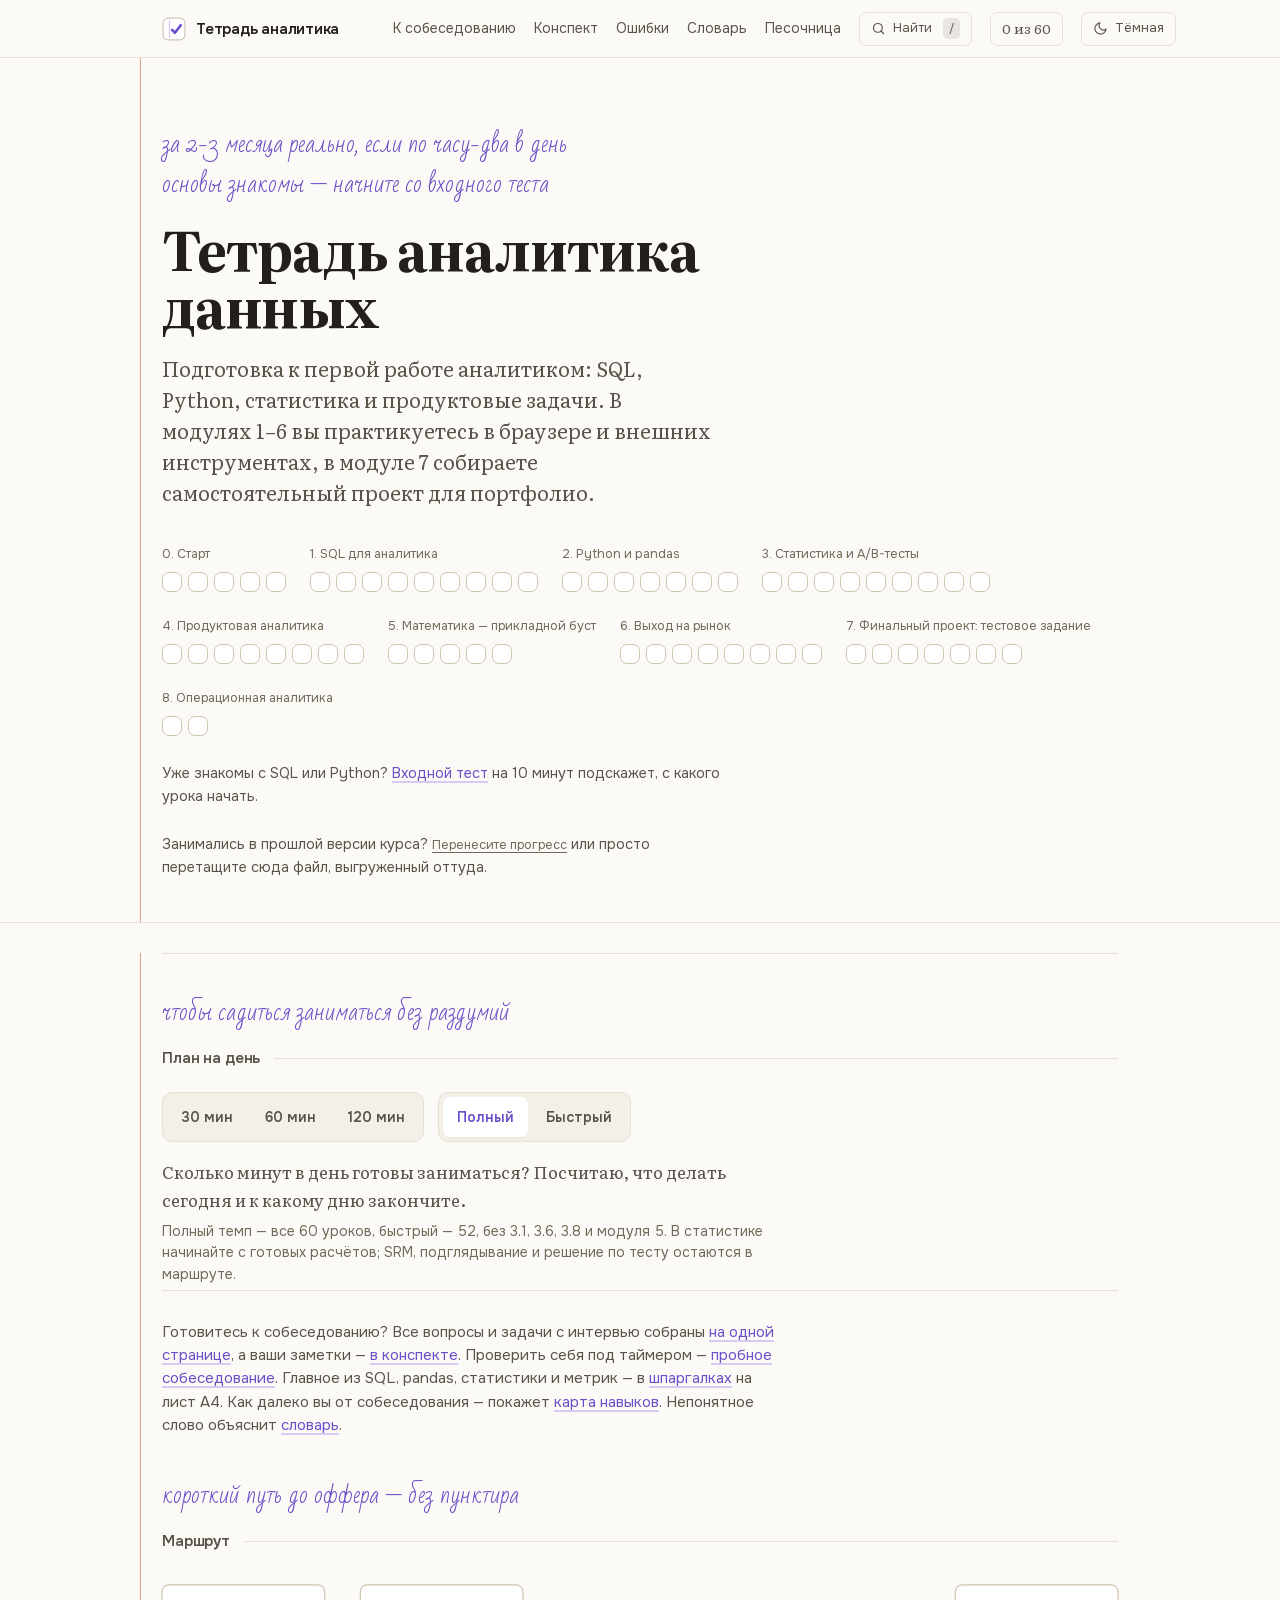
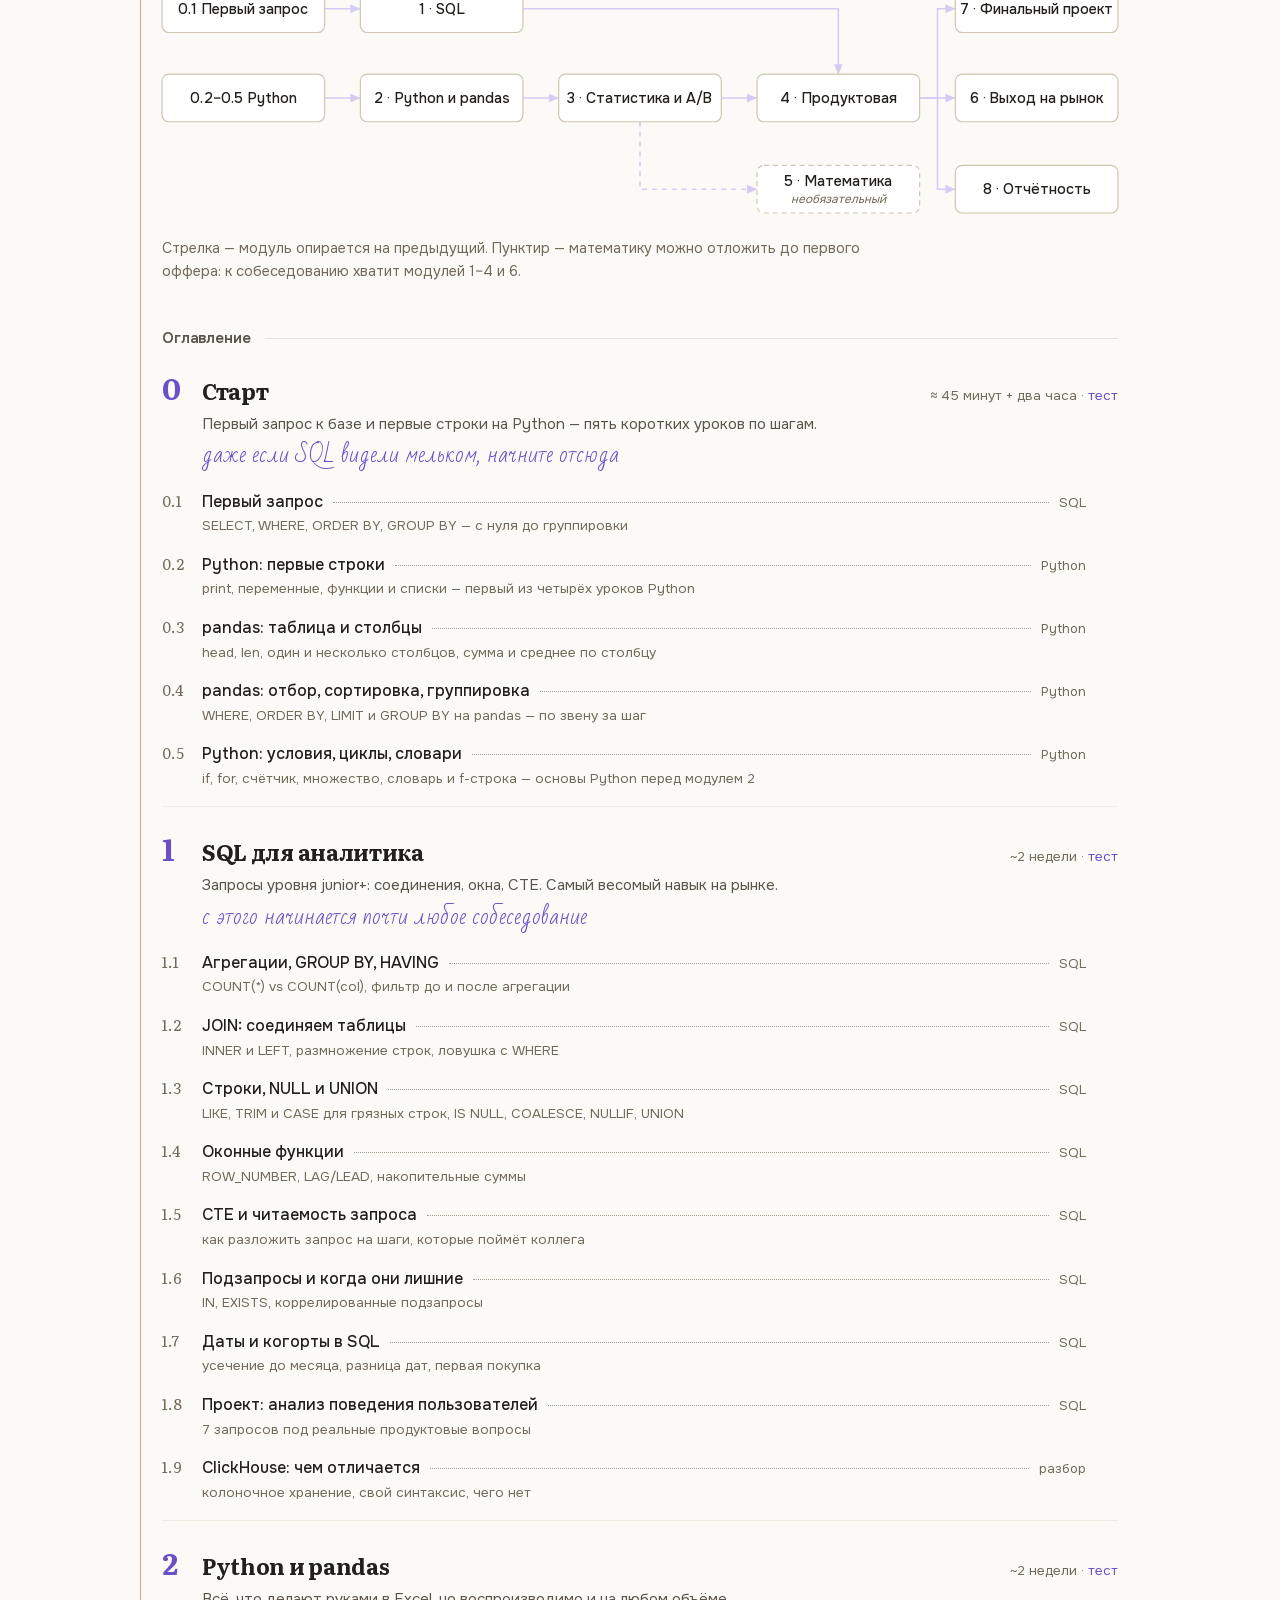
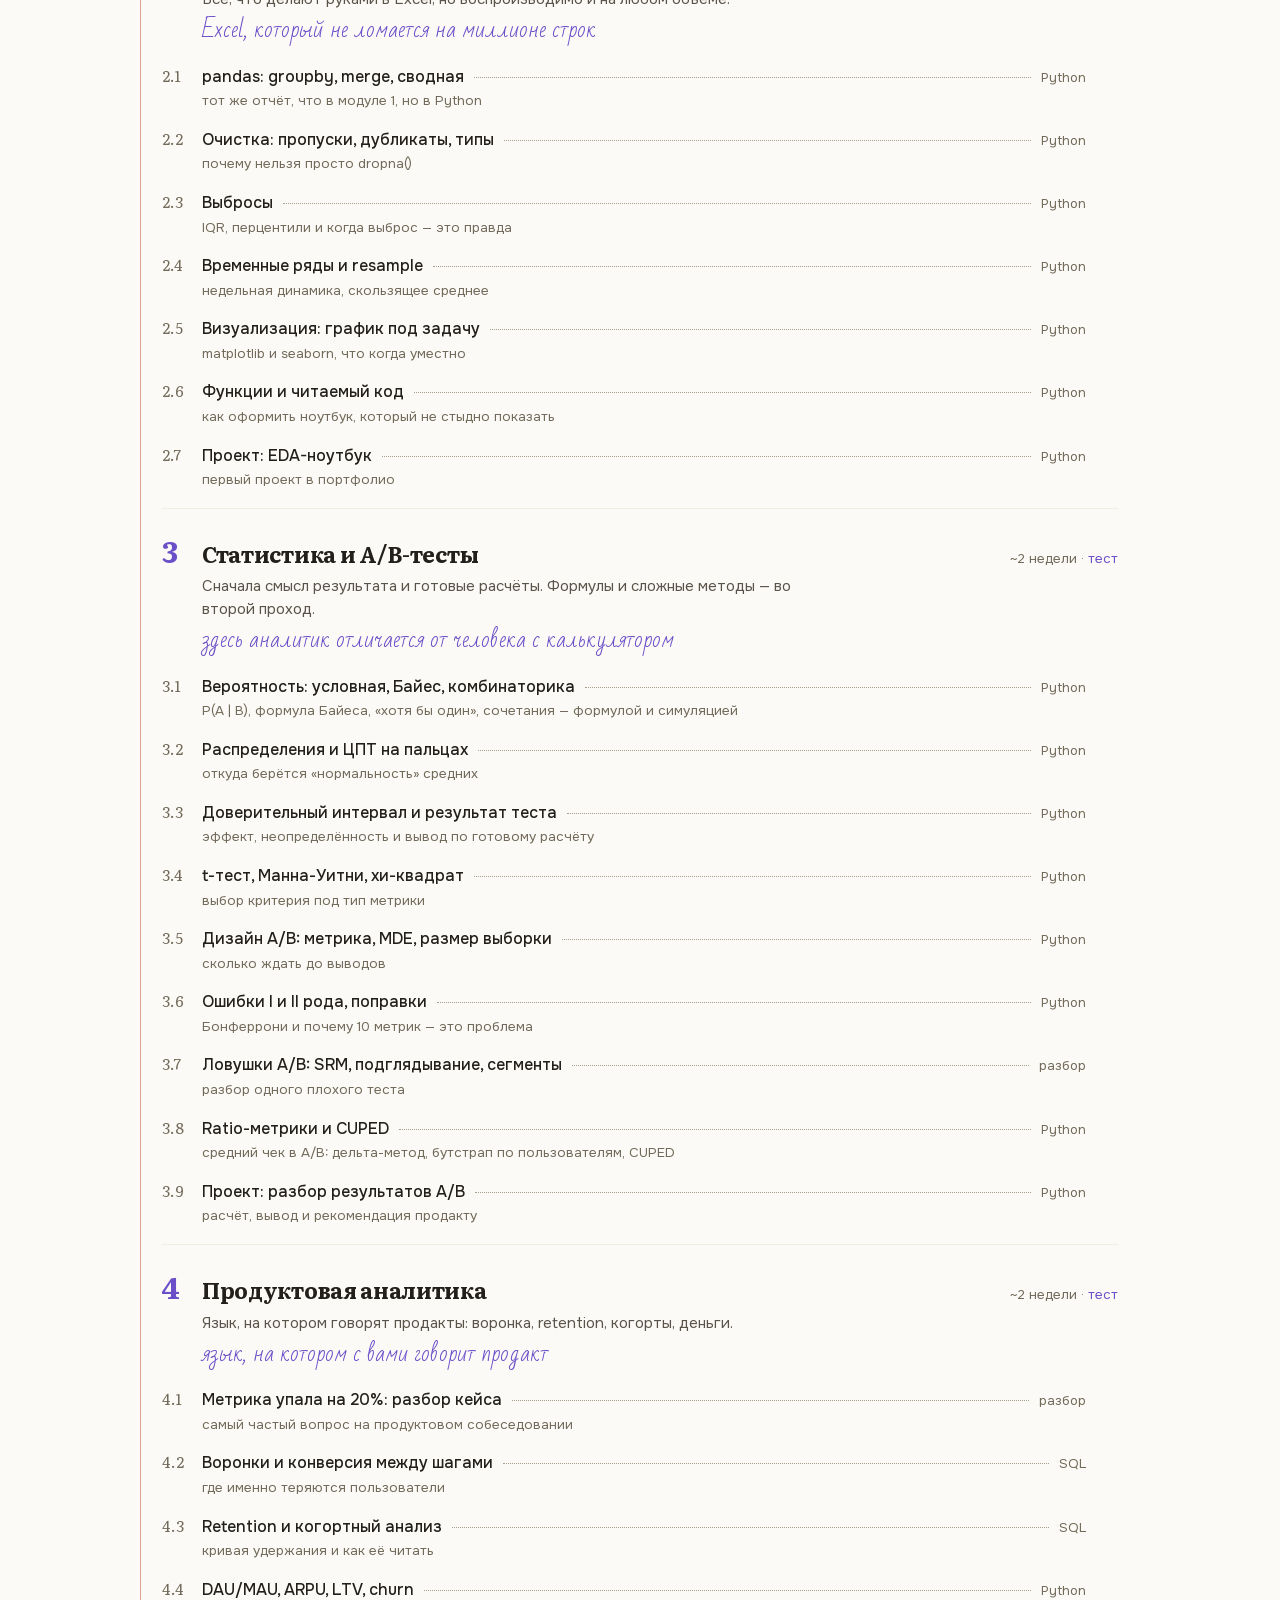
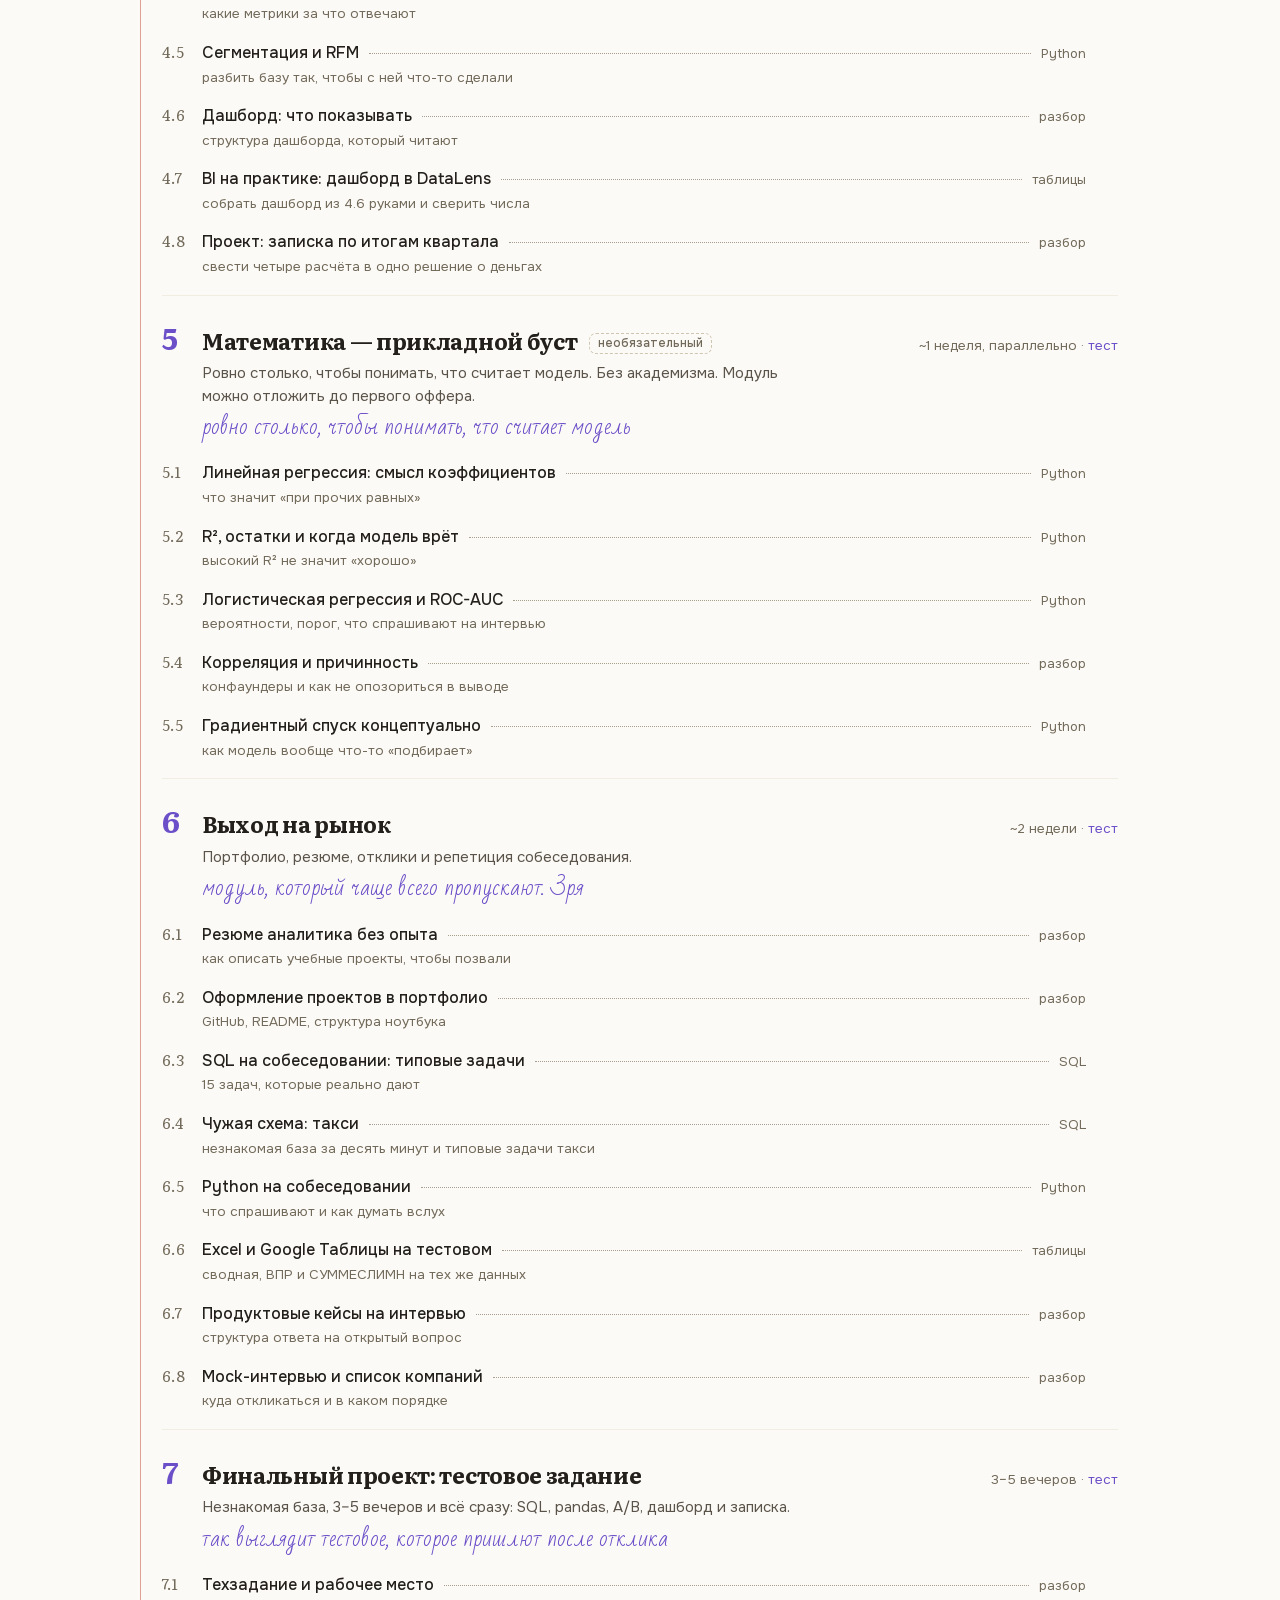
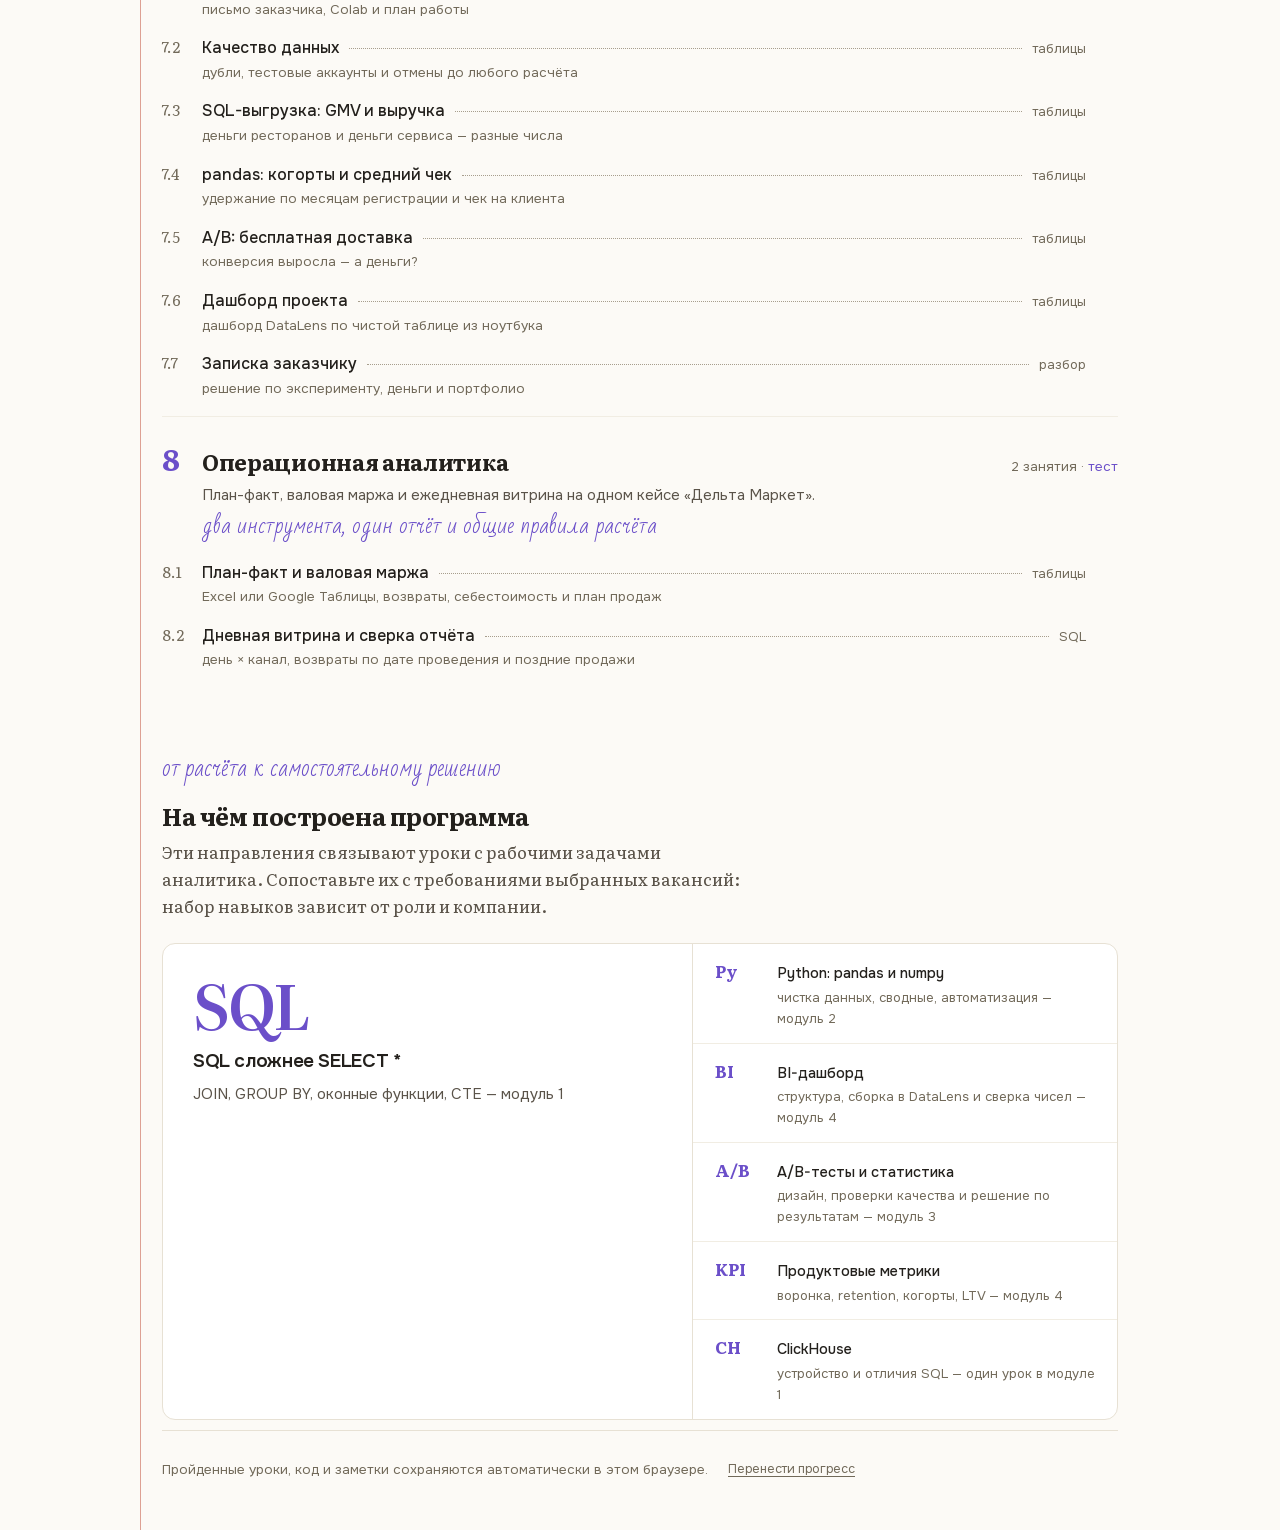
<file: index.html>
<!doctype html>
<html lang="ru">
<head>
<meta charset="utf-8">
<meta name="viewport" content="width=device-width, initial-scale=1">
<title>Тетрадь аналитика — курс подготовки к Junior Data Analyst</title>
<meta name="description" content="Интерактивный курс подготовки к позиции Junior Data Analyst и Product Analyst: SQL, Python, статистика, продуктовые метрики.">
<meta name="theme-color" content="#FCFAF6">
<link rel="icon" href="favicon.svg" type="image/svg+xml">
<link rel="apple-touch-icon" href="apple-touch-icon.png">
<link rel="manifest" href="manifest.webmanifest">

<!-- превью ссылки в мессенджерах и соцсетях -->
<meta property="og:type" content="website">
<meta property="og:locale" content="ru_RU">
<meta property="og:site_name" content="Тетрадь аналитика">
<meta property="og:title" content="Тетрадь аналитика — курс подготовки к Junior Data Analyst">
<meta property="og:description" content="58 уроков: SQL, Python, статистика и продуктовые метрики. Каждый урок заканчивается задачей, которую вы решаете прямо в браузере.">
<meta property="og:url" content="https://nekozlovskiy.github.io/analyst-notebook/">
<meta property="og:image" content="https://nekozlovskiy.github.io/analyst-notebook/og.png">
<meta property="og:image:width" content="1200">
<meta property="og:image:height" content="630">
<meta property="og:image:alt" content="Тетрадь аналитика: курс подготовки к Junior Data Analyst">
<meta name="twitter:card" content="summary_large_image">

<!-- основной текст — сразу, чтобы первая отрисовка шла уже своим шрифтом -->
<link rel="preload" href="fonts/onest-cyrillic.woff2" as="font" type="font/woff2" crossorigin>
<link rel="stylesheet" href="styles.css">

<script>
/* тема ставится до первой отрисовки, чтобы страница не мигала */
(function () {
  try {
    var s = JSON.parse(localStorage.getItem("da.state.v1") || "{}");
    document.documentElement.setAttribute("data-theme", (s.theme && s.theme.v) || "light");
  } catch (e) {
    document.documentElement.setAttribute("data-theme", "light");
  }
})();
</script>
</head>

<body>
<div id="app"></div>

<!-- Модули уроков (content-m0…m7) и учебная база (data.js) подгружаются
     по мере надобности — см. Lazy в app.js. В собранный одним файлом
     курс build.py кладёт их внутрь заранее. -->
<script src="lessons.js"></script>
<script src="content-core.js"></script>
<script src="glossary.js"></script>
<script src="tinker.js"></script>
<script src="app.js"></script>
</body>
</html>
</file>
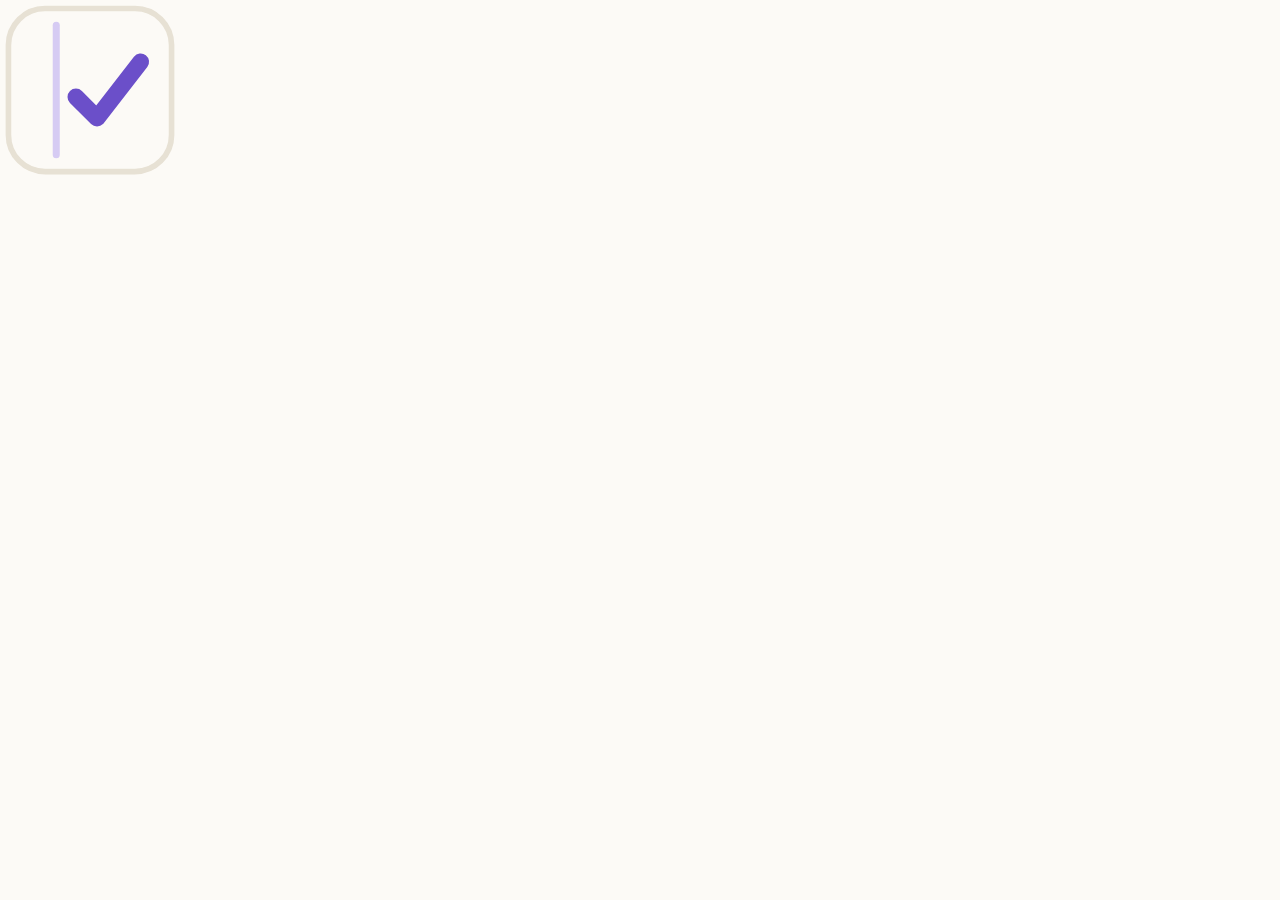
<file: инструменты/icon.html>
<!doctype html>
<meta charset="utf-8">
<title>Иконка 180×180 — Тетрадь аналитика</title>
<!-- Исходник apple-touch-icon.png: favicon.svg в размере 180×180. -->
<style>html, body { margin: 0; background: #FCFAF6; } img { display: block; width: 180px; height: 180px; }</style>
<img src="../favicon.svg" alt="">
</file>
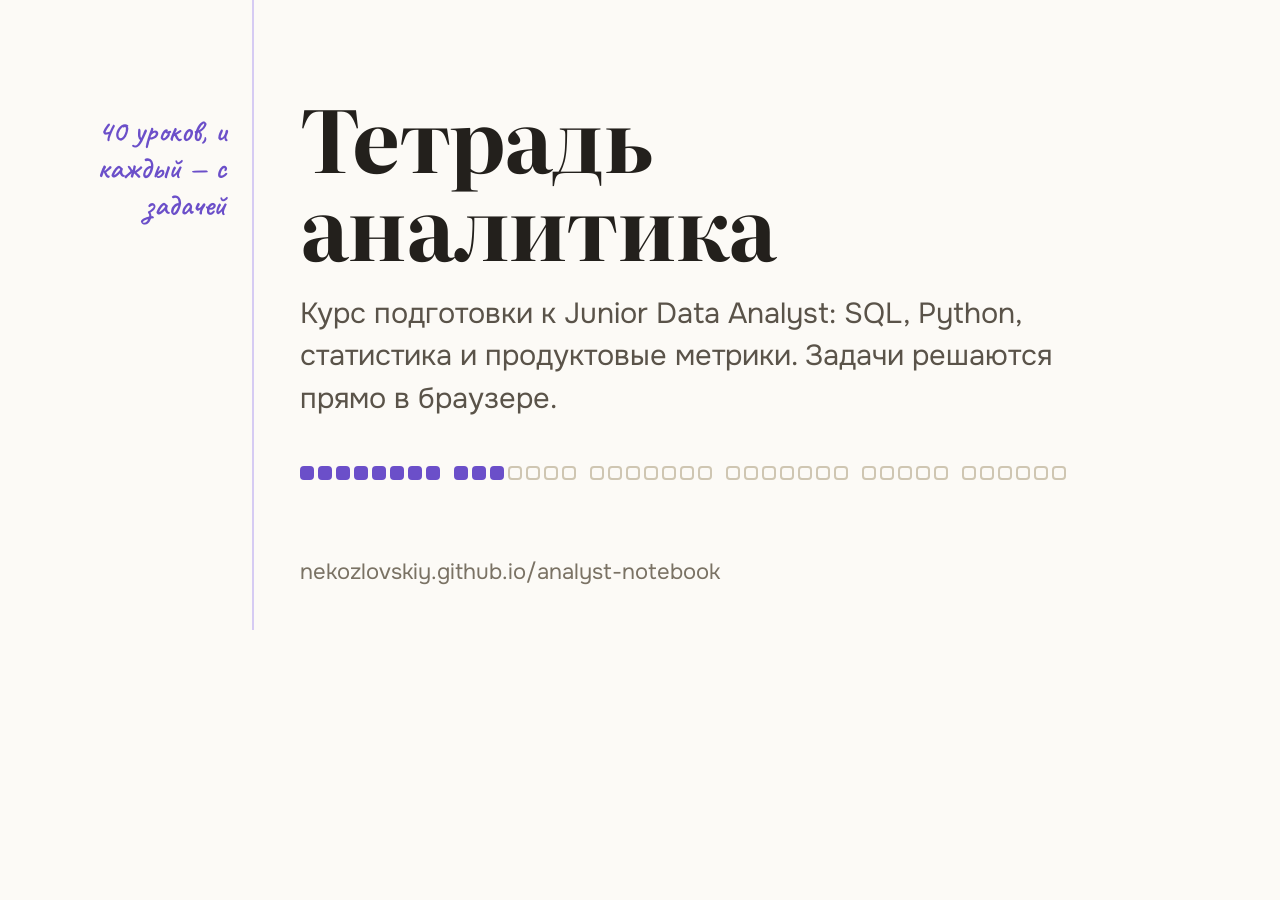
<file: инструменты/og.html>
<!doctype html>
<html lang="ru">
<head>
<meta charset="utf-8">
<title>Превью ссылки — Тетрадь аналитика</title>
<!-- Исходник картинки og.png (1200×630) для превью в мессенджерах.
     Перерисовать: открыть на локальном сервере и снять экран 1200×630. -->
<link href="https://fonts.googleapis.com/css2?family=Onest:wght@400;500&family=Literata:opsz,wght@7..72,700&family=Caveat:wght@600&display=block" rel="stylesheet">
<style>
  html, body { margin: 0; }
  body {
    width: 1200px; height: 630px; overflow: hidden; position: relative;
    background: #FCFAF6; color: #23201C; font-family: Onest, sans-serif;
  }
  .rule { position: absolute; left: 252px; top: 0; bottom: 0; width: 2px; background: #D6CBF3; }
  .note {
    position: absolute; left: 36px; top: 112px; width: 190px; text-align: right;
    font: 600 31px/1.2 Caveat, cursive; color: #6B4FC9;
  }
  .main { position: absolute; left: 300px; top: 92px; right: 80px; }
  h1 { font: 700 86px/1.02 Literata, serif; letter-spacing: -0.02em; margin: 0 0 26px; }
  p { font-size: 29px; line-height: 1.45; color: #5A5349; margin: 0; max-width: 780px; }
  .map { display: flex; gap: 14px; margin-top: 46px; }
  .mod { display: flex; gap: 4px; }
  .mod i { width: 14px; height: 14px; border-radius: 4px; border: 2px solid #CFC6B2; box-sizing: border-box; }
  .mod i.on { background: #6B4FC9; border-color: #6B4FC9; }
  .url { position: absolute; left: 300px; bottom: 44px; font-size: 22px; color: #7A7264; }
</style>
</head>
<body>
<div class="rule"></div>
<div class="note">40 уроков, и каждый — с задачей</div>
<div class="main">
  <h1>Тетрадь аналитика</h1>
  <p>Курс подготовки к Junior Data Analyst: SQL, Python, статистика и продуктовые метрики. Задачи решаются прямо в браузере.</p>
  <div class="map" id="map"></div>
</div>
<div class="url">nekozlovskiy.github.io/analyst-notebook</div>
<script>
  /* карта курса: шесть модулей по числу уроков, закрашено начало пути */
  var mods = [8, 7, 7, 7, 5, 6], filled = 11, n = 0, h = "";
  mods.forEach(function (c) {
    h += '<div class="mod">';
    for (var i = 0; i < c; i++) h += "<i" + (n++ < filled ? ' class="on"' : "") + "></i>";
    h += "</div>";
  });
  document.getElementById("map").innerHTML = h;
</script>
</body>
</html>
</file>
<file: styles.css>
/* ============================================================
   Тетрадь аналитика — оформление курса.

   Направление: «наставник рядом». На странице два голоса.
   Первый — набранный текст курса: спокойный, книжный, в одну
   колонку на 66 знаков. Второй — реплики наставника: от руки,
   на левом поле, короткие. Второй голос — единственное место,
   где дизайн позволяет себе яркость; всё остальное тихое.

   ПРАВИЛО РАДИУСОВ (одно на весь проект):
     контейнеры (карточки, врезки, редактор, модалка) — 13px
     контролы (кнопки, поля, теги, чипы)              — 7px
     других радиусов в проекте нет.

   ПРАВИЛО ЦВЕТА: один акцент — фиолетовая ручка наставника.
   Маркер (жёлтый) отмечает только то, что спрашивают на
   собеседовании, и больше ничего. Зелёный, красный и янтарный
   несут смысл состояния (зачтено / ошибка / предупреждение)
   и нигде не декоративны.

   ПРАВИЛО РУКОПИСНОГО: скоропись — только короткие реплики
   наставника, до полутора строк. Длинный рукописный текст
   нечитаем, а мелкий — тем более: ниже 18px руки не бывает.
   ============================================================ */

/* ============================================================
   1. Токены
   ============================================================ */

/* ============================================================
   0. Шрифты — свои файлы в fonts/, а не Google Fonts: те не везде
   открываются и ненадёжно кешируются для работы без сети.
   Наборы символов те же, что отдавал Google (кириллица, латиница,
   latin-ext ради ₽, греческий, math и symbols ради → ≈ √ ✓); браузер
   качает набор, только если его символы есть на странице.
   Собраны по ссылке css2?family=Onest:wght@400..800&family=Literata
   :ital,opsz,wght@…&family=Bad+Script&family=JetBrains+Mono:wght@400;500.
   ============================================================ */

@font-face { font-family: "Onest"; font-style: normal; font-weight: 400 800; font-display: swap;
  src: url("fonts/onest-cyrillic.woff2") format("woff2"); unicode-range: U+0301, U+0400-045F, U+0490-0491, U+04B0-04B1, U+2116; }
@font-face { font-family: "Onest"; font-style: normal; font-weight: 400 800; font-display: swap;
  src: url("fonts/onest-latin.woff2") format("woff2"); unicode-range: U+0000-00FF, U+0131, U+0152-0153, U+02BB-02BC, U+02C6, U+02DA, U+02DC, U+0304, U+0308, U+0329, U+2000-206F, U+20AC, U+2122, U+2191, U+2193, U+2212, U+2215, U+FEFF, U+FFFD; }
@font-face { font-family: "Onest"; font-style: normal; font-weight: 400 800; font-display: swap;
  src: url("fonts/onest-latin-ext.woff2") format("woff2"); unicode-range: U+0100-02BA, U+02BD-02C5, U+02C7-02CC, U+02CE-02D7, U+02DD-02FF, U+0304, U+0308, U+0329, U+1D00-1DBF, U+1E00-1E9F, U+1EF2-1EFF, U+2020, U+20A0-20AB, U+20AD-20C0, U+2113, U+2C60-2C7F, U+A720-A7FF; }
@font-face { font-family: "Onest"; font-style: normal; font-weight: 400 800; font-display: swap;
  src: url("fonts/onest-math.woff2") format("woff2"); unicode-range: U+0302-0303, U+0305, U+0307-0308, U+0310, U+0312, U+0315, U+031A, U+0326-0327, U+032C, U+032F-0330, U+0332-0333, U+0338, U+033A, U+0346, U+034D, U+0391-03A1, U+03A3-03A9, U+03B1-03C9, U+03D1, U+03D5-03D6, U+03F0-03F1, U+03F4-03F5, U+2016-2017, U+2034-2038, U+203C, U+2040, U+2043, U+2047, U+2050, U+2057, U+205F, U+2070-2071, U+2074-208E, U+2090-209C, U+20D0-20DC, U+20E1, U+20E5-20EF, U+2100-2112, U+2114-2115, U+2117-2121, U+2123-214F, U+2190, U+2192, U+2194-21AE, U+21B0-21E5, U+21F1-21F2, U+21F4-2211, U+2213-2214, U+2216-22FF, U+2308-230B, U+2310, U+2319, U+231C-2321, U+2336-237A, U+237C, U+2395, U+239B-23B7, U+23D0, U+23DC-23E1, U+2474-2475, U+25AF, U+25B3, U+25B7, U+25BD, U+25C1, U+25CA, U+25CC, U+25FB, U+266D-266F, U+27C0-27FF, U+2900-2AFF, U+2B0E-2B11, U+2B30-2B4C, U+2BFE, U+3030, U+FF5B, U+FF5D, U+1D400-1D7FF, U+1EE00-1EEFF; }
@font-face { font-family: "Onest"; font-style: normal; font-weight: 400 800; font-display: swap;
  src: url("fonts/onest-symbols.woff2") format("woff2"); unicode-range: U+0001-000C, U+000E-001F, U+007F-009F, U+20DD-20E0, U+20E2-20E4, U+2150-218F, U+2190, U+2192, U+2194-2199, U+21AF, U+21E6-21F0, U+21F3, U+2218-2219, U+2299, U+22C4-22C6, U+2300-243F, U+2440-244A, U+2460-24FF, U+25A0-27BF, U+2800-28FF, U+2921-2922, U+2981, U+29BF, U+29EB, U+2B00-2BFF, U+4DC0-4DFF, U+FFF9-FFFB, U+10140-1018E, U+10190-1019C, U+101A0, U+101D0-101FD, U+102E0-102FB, U+10E60-10E7E, U+1D2C0-1D2D3, U+1D2E0-1D37F, U+1F000-1F0FF, U+1F100-1F1AD, U+1F1E6-1F1FF, U+1F30D-1F30F, U+1F315, U+1F31C, U+1F31E, U+1F320-1F32C, U+1F336, U+1F378, U+1F37D, U+1F382, U+1F393-1F39F, U+1F3A7-1F3A8, U+1F3AC-1F3AF, U+1F3C2, U+1F3C4-1F3C6, U+1F3CA-1F3CE, U+1F3D4-1F3E0, U+1F3ED, U+1F3F1-1F3F3, U+1F3F5-1F3F7, U+1F408, U+1F415, U+1F41F, U+1F426, U+1F43F, U+1F441-1F442, U+1F444, U+1F446-1F449, U+1F44C-1F44E, U+1F453, U+1F46A, U+1F47D, U+1F4A3, U+1F4B0, U+1F4B3, U+1F4B9, U+1F4BB, U+1F4BF, U+1F4C8-1F4CB, U+1F4D6, U+1F4DA, U+1F4DF, U+1F4E3-1F4E6, U+1F4EA-1F4ED, U+1F4F7, U+1F4F9-1F4FB, U+1F4FD-1F4FE, U+1F503, U+1F507-1F50B, U+1F50D, U+1F512-1F513, U+1F53E-1F54A, U+1F54F-1F5FA, U+1F610, U+1F650-1F67F, U+1F687, U+1F68D, U+1F691, U+1F694, U+1F698, U+1F6AD, U+1F6B2, U+1F6B9-1F6BA, U+1F6BC, U+1F6C6-1F6CF, U+1F6D3-1F6D7, U+1F6E0-1F6EA, U+1F6F0-1F6F3, U+1F6F7-1F6FC, U+1F700-1F7FF, U+1F800-1F80B, U+1F810-1F847, U+1F850-1F859, U+1F860-1F887, U+1F890-1F8AD, U+1F8B0-1F8BB, U+1F8C0-1F8C1, U+1F900-1F90B, U+1F93B, U+1F946, U+1F984, U+1F996, U+1F9E9, U+1FA00-1FA6F, U+1FA70-1FA7C, U+1FA80-1FA89, U+1FA8F-1FAC6, U+1FACE-1FADC, U+1FADF-1FAE9, U+1FAF0-1FAF8, U+1FB00-1FBFF; }
@font-face { font-family: "Literata"; font-style: italic; font-weight: 400; font-display: swap;
  src: url("fonts/literata-italic-cyrillic.woff2") format("woff2"); unicode-range: U+0301, U+0400-045F, U+0490-0491, U+04B0-04B1, U+2116; }
@font-face { font-family: "Literata"; font-style: italic; font-weight: 400; font-display: swap;
  src: url("fonts/literata-italic-latin.woff2") format("woff2"); unicode-range: U+0000-00FF, U+0131, U+0152-0153, U+02BB-02BC, U+02C6, U+02DA, U+02DC, U+0304, U+0308, U+0329, U+2000-206F, U+20AC, U+2122, U+2191, U+2193, U+2212, U+2215, U+FEFF, U+FFFD; }
@font-face { font-family: "Literata"; font-style: italic; font-weight: 400; font-display: swap;
  src: url("fonts/literata-italic-latin-ext.woff2") format("woff2"); unicode-range: U+0100-02BA, U+02BD-02C5, U+02C7-02CC, U+02CE-02D7, U+02DD-02FF, U+0304, U+0308, U+0329, U+1D00-1DBF, U+1E00-1E9F, U+1EF2-1EFF, U+2020, U+20A0-20AB, U+20AD-20C0, U+2113, U+2C60-2C7F, U+A720-A7FF; }
@font-face { font-family: "Literata"; font-style: italic; font-weight: 400; font-display: swap;
  src: url("fonts/literata-italic-greek.woff2") format("woff2"); unicode-range: U+0370-0377, U+037A-037F, U+0384-038A, U+038C, U+038E-03A1, U+03A3-03FF; }
@font-face { font-family: "Literata"; font-style: normal; font-weight: 400 700; font-display: swap;
  src: url("fonts/literata-cyrillic.woff2") format("woff2"); unicode-range: U+0301, U+0400-045F, U+0490-0491, U+04B0-04B1, U+2116; }
@font-face { font-family: "Literata"; font-style: normal; font-weight: 400 700; font-display: swap;
  src: url("fonts/literata-latin.woff2") format("woff2"); unicode-range: U+0000-00FF, U+0131, U+0152-0153, U+02BB-02BC, U+02C6, U+02DA, U+02DC, U+0304, U+0308, U+0329, U+2000-206F, U+20AC, U+2122, U+2191, U+2193, U+2212, U+2215, U+FEFF, U+FFFD; }
@font-face { font-family: "Literata"; font-style: normal; font-weight: 400 700; font-display: swap;
  src: url("fonts/literata-latin-ext.woff2") format("woff2"); unicode-range: U+0100-02BA, U+02BD-02C5, U+02C7-02CC, U+02CE-02D7, U+02DD-02FF, U+0304, U+0308, U+0329, U+1D00-1DBF, U+1E00-1E9F, U+1EF2-1EFF, U+2020, U+20A0-20AB, U+20AD-20C0, U+2113, U+2C60-2C7F, U+A720-A7FF; }
@font-face { font-family: "Literata"; font-style: normal; font-weight: 400 700; font-display: swap;
  src: url("fonts/literata-greek.woff2") format("woff2"); unicode-range: U+0370-0377, U+037A-037F, U+0384-038A, U+038C, U+038E-03A1, U+03A3-03FF; }
@font-face { font-family: "JetBrains Mono"; font-style: normal; font-weight: 400 500; font-display: swap;
  src: url("fonts/jetbrains-mono-cyrillic.woff2") format("woff2"); unicode-range: U+0301, U+0400-045F, U+0490-0491, U+04B0-04B1, U+2116; }
@font-face { font-family: "JetBrains Mono"; font-style: normal; font-weight: 400 500; font-display: swap;
  src: url("fonts/jetbrains-mono-latin.woff2") format("woff2"); unicode-range: U+0000-00FF, U+0131, U+0152-0153, U+02BB-02BC, U+02C6, U+02DA, U+02DC, U+0304, U+0308, U+0329, U+2000-206F, U+20AC, U+2122, U+2191, U+2193, U+2212, U+2215, U+FEFF, U+FFFD; }
@font-face { font-family: "JetBrains Mono"; font-style: normal; font-weight: 400 500; font-display: swap;
  src: url("fonts/jetbrains-mono-latin-ext.woff2") format("woff2"); unicode-range: U+0100-02BA, U+02BD-02C5, U+02C7-02CC, U+02CE-02D7, U+02DD-02FF, U+0304, U+0308, U+0329, U+1D00-1DBF, U+1E00-1E9F, U+1EF2-1EFF, U+2020, U+20A0-20AB, U+20AD-20C0, U+2113, U+2C60-2C7F, U+A720-A7FF; }
@font-face { font-family: "JetBrains Mono"; font-style: normal; font-weight: 400 500; font-display: swap;
  src: url("fonts/jetbrains-mono-greek.woff2") format("woff2"); unicode-range: U+0370-0377, U+037A-037F, U+0384-038A, U+038C, U+038E-03A1, U+03A3-03FF; }
@font-face { font-family: "Bad Script"; font-style: normal; font-weight: 400; font-display: swap;
  src: url("fonts/bad-script-cyrillic.woff2") format("woff2"); unicode-range: U+0301, U+0400-045F, U+0490-0491, U+04B0-04B1, U+2116; }
@font-face { font-family: "Bad Script"; font-style: normal; font-weight: 400; font-display: swap;
  src: url("fonts/bad-script-latin.woff2") format("woff2"); unicode-range: U+0000-00FF, U+0131, U+0152-0153, U+02BB-02BC, U+02C6, U+02DA, U+02DC, U+0304, U+0308, U+0329, U+2000-206F, U+20AC, U+2122, U+2191, U+2193, U+2212, U+2215, U+FEFF, U+FFFD; }
@font-face { font-family: "Bad Script"; font-style: normal; font-weight: 400; font-display: swap;
  src: url("fonts/bad-script-latin-ext.woff2") format("woff2"); unicode-range: U+0100-02BA, U+02BD-02C5, U+02C7-02CC, U+02CE-02D7, U+02DD-02FF, U+0304, U+0308, U+0329, U+1D00-1DBF, U+1E00-1E9F, U+1EF2-1EFF, U+2020, U+20A0-20AB, U+20AD-20C0, U+2113, U+2C60-2C7F, U+A720-A7FF; }

:root {
  /* поверхности: тёплая бумага, почти белая */
  --paper:      #FCFAF6;
  --paper-2:    #F4F0E7;
  --card:       #FFFFFF;
  --grid:       #E8E2D5;

  /* линейки */
  --rule:       #E7E1D4;
  --rule-soft:  #F1EDE3;
  --rule-hard:  #CFC6B2;

  /* чернила: тёплый графит, а не подкрашенный чёрный */
  --ink:        #23201C;
  --ink-2:      #5A5349;
  --ink-3:      #716959;   /* 5.2:1 на бумаге и 4.7:1 на --paper-2 — мелкие подписи читаемы */
  --ink-4:      #A79E8D;

  /* единственный акцент — ручка наставника */
  --pen:        #6B4FC9;
  --pen-2:      #7558D6;   /* 5.1:1 с белым: и подсветка кода, и белый текст на кнопке */
  --pen-soft:   #F1EDFC;
  --pen-line:   #D6CBF3;
  --on-pen:     #FFFFFF;   /* текст на заливке ручкой */

  /* маркер: только термины, которые спрашивают на собеседовании */
  --mark:       #FFE59E;
  --mark-2:     #FFD86B;

  /* Поля тетради. Единственное исключение из правила одного акцента:
     эту линию не рисует наставник — она напечатана в тетради ещё на
     фабрике. Поэтому она ничего не значит, ни на что не реагирует и
     никогда не становится рамкой или состоянием. */
  --margin-rule: #DDA093;

  /* состояния */
  --green:      #2E6B4F;   --green-soft: #E8F1EA;   --green-line: #BFD9C7;
  --red:        #A83B2A;   --red-soft:   #FAEDE9;   --red-line:   #EDC8BF;
  --amber:      #8A5A12;   --amber-soft: #FBF1DC;   --amber-line: #E7D3A4;

  /* типографика */
  --sans:  "Onest", -apple-system, BlinkMacSystemFont, "Segoe UI", Arial, sans-serif;
  --serif: "Literata", "Iowan Old Style", Georgia, "Times New Roman", serif;
  /* Русский почерк связный, поэтому и здесь связная скоропись, а не
     маркерный леттеринг: наставник пишет от руки, а не подписывает
     плакат. Начертание одно и тонкое — отсюда кегли крупнее. */
  --hand:  "Bad Script", "Segoe Script", cursive;
  --mono:  "JetBrains Mono", ui-monospace, "SF Mono", Menlo, Consolas, monospace;

  /* геометрия */
  --r:        7px;     /* контролы   */
  --r-lg:     13px;    /* контейнеры */
  --header-h: 58px;
  --wrap:     1020px;  /* главная */
  --lesson:   820px;   /* урок    */
  --measure:  66ch;
  --margin-w: 175px;   /* левое поле под реплики наставника */

  --shadow-1: 0 1px 2px rgba(35, 32, 28, .05);
  --shadow-2: 0 8px 26px -10px rgba(35, 32, 28, .16);
  --shadow-3: 0 26px 64px -20px rgba(35, 32, 28, .28);

  --ease:        cubic-bezier(.2, .6, .3, 1);
  --ease-spring: cubic-bezier(.22, 1, .3, 1);
}

[data-theme="dark"] {
  --paper:      #16130F;
  --paper-2:    #1D1A15;
  --card:       #1E1B16;
  --grid:       #2A251E;

  --rule:       #2E2921;
  --rule-soft:  #241F19;
  --rule-hard:  #453E33;

  --ink:        #EFEAE0;
  --ink-2:      #B7AE9F;
  --ink-3:      #978E7E;   /* 5.9:1 на тёмной бумаге */
  --ink-4:      #6B6355;

  --pen:        #B9A3FF;
  --pen-2:      #CDBCFF;
  --pen-soft:   #241E3A;
  --pen-line:   #3B3160;
  --on-pen:     #16130F;   /* ручка светлая — текст тёмный */

  --mark:       #6A5514;
  --mark-2:     #8A6E17;

  --margin-rule: #583A33;

  --green:      #6FC79B;   --green-soft: #14251C;   --green-line: #2A4536;
  --red:        #F0907C;   --red-soft:   #2C1A16;   --red-line:   #4C2C24;
  --amber:      #E0B361;   --amber-soft: #272014;   --amber-line: #453820;

  --shadow-1: 0 1px 2px rgba(0, 0, 0, .45);
  --shadow-2: 0 8px 26px -10px rgba(0, 0, 0, .65);
  --shadow-3: 0 26px 64px -20px rgba(0, 0, 0, .8);
}

/* ============================================================
   2. База
   ============================================================ */

* { box-sizing: border-box; }

html {
  -webkit-text-size-adjust: 100%;
  scroll-behavior: smooth;
  scroll-padding-top: calc(var(--header-h) + 60px);
}

body {
  margin: 0;
  background: var(--paper);
  color: var(--ink);
  font-family: var(--sans);
  font-size: 16px;
  line-height: 1.6;
  -webkit-font-smoothing: antialiased;
  -moz-osx-font-smoothing: grayscale;
  text-rendering: optimizeLegibility;
  /* ПРАВИЛО ЦИФР: по умолчанию старостильные, как в книге, — они
     живут в строке наравне с буквами и не выкрикивают себя.
     Ровные табличные остаются там, где цифры стоят столбцом:
     код, таблицы результатов, календарь, проценты в списке. */
  font-variant-numeric: oldstyle-nums proportional-nums;
}

a { color: var(--pen); text-decoration: none; }
a:hover { text-decoration: underline; text-underline-offset: 2px; }

:focus-visible {
  outline: 2px solid var(--pen);
  outline-offset: 2px;
  border-radius: 3px;
}

/* Заголовки набраны книжной засечкой: страница должна читаться как
   разобранный конспект, а не как интерфейс. Интерфейсные подписи
   (кнопки, ярлыки, навигация) остаются гротеском.               */
h1, h2 {
  margin: 0; font-family: var(--serif); font-weight: 700;
  letter-spacing: -0.016em; line-height: 1.15;
}
h3, h4 {
  margin: 0; font-weight: 600;
  letter-spacing: -0.015em; line-height: 1.25;
}

code, pre, .mono, table.res, .CodeMirror, .editor-h {
  font-family: var(--mono);
  font-variant-ligatures: none;
  font-variant-numeric: lining-nums tabular-nums;
}

/* Клавиша — не код: набирается тем же гротеском, что и подписи
   кнопок, и выглядит нажимаемой. Моноширинный шрифт в проекте
   означает «это код», и клавиши его не занимают.               */
kbd {
  font-family: var(--sans); font-size: .86em; font-weight: 500;
  font-variant-numeric: lining-nums;
  padding: 1px 6px; border-radius: 5px; white-space: nowrap;
  border: 1px solid var(--rule-hard); border-bottom-width: 2px;
  background: var(--paper-2); color: var(--ink-2);
}

button { cursor: pointer; }
button:disabled { cursor: not-allowed; }

/* Палец не ждёт: браузер не должен держать 300 мс на случай двойного
   тапа, а подсветка нажатия у нас своя — у каждого контрола есть
   состояние :active. */
a, button, summary, label, input, select, textarea, .toc-l, .q-opt {
  touch-action: manipulation;
  -webkit-tap-highlight-color: transparent;
}

/* текст только для экранного диктора */
.sr { position: absolute; width: 1px; height: 1px; overflow: hidden; clip: rect(0 0 0 0); white-space: nowrap; }

::selection { background: var(--pen-soft); color: var(--ink); }

/* ПРАВИЛО ПОЯВЛЕНИЯ: блок возникает там, где он и будет стоять.
   Ничего не выезжает снизу и не наплывает сбоку — страница и так
   движется под рукой читателя. Единственное, что позволено, —
   проявление, будто чернила проступили на бумаге.               */
@keyframes ink-in { from { opacity: 0; } }

.io-body, .modal, .theory pre, .drill-body {
  scrollbar-width: thin;
  scrollbar-color: var(--rule-hard) transparent;
}

/* ============================================================
   3. Шапка
   ============================================================ */

.hdr {
  position: sticky; top: 0; z-index: 40;
  height: var(--header-h);
  background: color-mix(in srgb, var(--paper) 86%, transparent);
  backdrop-filter: saturate(1.5) blur(14px);
  -webkit-backdrop-filter: saturate(1.5) blur(14px);
  border-bottom: 1px solid var(--rule);
}
.hdr-in {
  max-width: var(--wrap); margin: 0 auto; height: 100%;
  padding: 0 32px;
  display: flex; align-items: center; gap: 18px;
}
.brand {
  display: flex; align-items: center; gap: 10px;
  color: var(--ink); font-weight: 600; font-size: 15px;
  text-decoration: none; white-space: nowrap;
  letter-spacing: -0.015em;
}
.brand:hover { text-decoration: none; }
/* знак — та же тетрадная клетка с галочкой, что в иконке вкладки */
.brand .mark { display: inline-flex; width: 24px; height: 24px; flex: none; }
.brand .mark svg { width: 24px; height: 24px; }
.mk-p { fill: var(--card); stroke: var(--rule-hard); }
.mk-m { fill: none; stroke: var(--pen-line); }
.mk-k { fill: none; stroke: var(--pen); }
.pb-n { font-family: var(--serif); font-size: 13.5px; }
.crumbs {
  font-size: 13.5px; color: var(--ink-3);
  overflow: hidden; text-overflow: ellipsis; white-space: nowrap;
}
.crumbs b { color: var(--ink-2); font-weight: 500; }
.hdr .spacer { margin-left: auto; }

.hdr-bar {
  position: absolute; left: 0; bottom: -1px; height: 2px;
  background: var(--pen); width: 0;
  transition: width .6s var(--ease);
}

/* Полоса прочитанного в уроке. Полоса пройденного курса в это время
   прячется: две одинаковые черты в двух пикселях друг от друга значат
   разное и потому не значат ничего. */
.readbar {
  position: fixed; left: 0; top: var(--header-h); height: 2px;
  background: var(--pen); width: 0; z-index: 41; pointer-events: none;
  transition: width .1s linear;
}
body.reading .hdr-bar { display: none; }

.iconbtn {
  border: 1px solid var(--rule); background: transparent; color: var(--ink-2);
  height: 34px; min-width: 34px; padding: 0 11px; border-radius: var(--r);
  font: inherit; font-size: 13px; white-space: nowrap;
  display: inline-flex; align-items: center; gap: 7px;
  transition: border-color .2s var(--ease), color .2s var(--ease),
              background-color .2s var(--ease), transform .12s var(--ease);
}
.iconbtn:hover { border-color: var(--ink-3); color: var(--ink); background: var(--paper-2); }
/* кнопки шапки не сжимаются уже своего текста — иначе подпись вылезает */
.hdr .iconbtn { flex: none; }
.iconbtn:active { transform: translateY(1px); }
.iconbtn svg { width: 15px; height: 15px; }

/* Тихий таймер: без секунд на экране — время считается само
   и видно на главной. Точка показывает, идёт ли учёт. */
.timer {
  font: inherit; font-size: 13px; color: var(--ink-3);
  border: 0; padding: 0; background: transparent;
  display: inline-flex; align-items: center; gap: 7px;
  transition: color .2s var(--ease);
}
.timer:hover { color: var(--ink-2); }
.timer.paused { opacity: .5; }
/* точка несёт состояние таймера: идёт или на паузе */
.timer::before {
  content: ""; width: 5px; height: 5px; border-radius: 50%;
  background: var(--green); flex: none;
}
.timer.paused::before { background: var(--ink-4); }

/* ============================================================
   4. Обёртки
   ============================================================ */

.wrap { max-width: var(--wrap); margin: 0 auto; padding: 0 32px; position: relative; }
.wrap.lesson-wrap { max-width: var(--lesson); }

/* Поля. У школьной тетради есть ровно два опознавательных знака —
   линовка и вертикальная черта полей; линовка под текстом мешает
   читать, черта — нет. Она проходит по левому краю колонки, и
   реплики наставника на широком экране оказываются там, где им и
   место: слева от неё, на полях. */
.wrap::before {
  content: ""; position: absolute; top: 0; bottom: 0; left: 10px;
  border-left: 1px solid var(--margin-rule);
  pointer-events: none;
}

/* ============================================================
   4a. Голос наставника
   ============================================================ */

/* Реплика на поле. На широком экране висит слева от черты полей и
   не занимает ширину колонки; на узком встаёт в колонку обычным
   абзацем. Своей черты у неё нет: почерка и цвета хватает, чтобы
   отличить голос наставника от набранного текста курса. */
.aside {
  font-family: var(--hand);
  font-size: 23px; line-height: 1.32;
  color: var(--pen);
  margin: 0 0 18px;
}
.aside p { margin: 0 0 10px; }
.aside p:last-child { margin-bottom: 0; }

/* Поле выносится наружу, только если рядом с колонкой реально есть
   место: внешние поля должны вместить ширину реплики и зазор.
   Порог разный для урока (колонка 820px) и для главной (1020px) —
   с одним общим реплика уезжала бы за край экрана. Пороги считаны
   от --margin-w: 175 + 26 зазора должны уместиться сбоку.        */
@media (min-width: 1240px) {
  .lesson-wrap .has-margin { position: relative; }
  .lesson-wrap .has-margin > .aside {
    position: absolute;
    left: calc(-1 * (var(--margin-w) + 26px));
    width: var(--margin-w);
    margin: 0;
    /* на поле перо мельче: там узко, а строка должна уложиться в две */
    font-size: 21px;
    text-align: right;
  }
}

@media (min-width: 1440px) {
  .hero-in.has-margin,
  .market.has-margin,
  .review.has-margin,
  .plan.has-margin,
  .route.has-margin { position: relative; }
  .hero-in.has-margin > .aside,
  .market.has-margin > .aside,
  .review.has-margin > .aside,
  .plan.has-margin > .aside,
  .route.has-margin > .aside {
    position: absolute;
    left: calc(-1 * (var(--margin-w) + 26px));
    width: var(--margin-w);
    margin: 0;
    font-size: 21px;
    text-align: right;
  }
  /* Обложка сама является обёрткой, а блок со статистикой лежит
     внутри неё, поэтому его левый край сдвинут на отступ обёртки.
     Компенсируем, иначе две реплики стоят на разной вертикали. */
  .market.has-margin > .aside,
  .review.has-margin > .aside,
  .plan.has-margin > .aside,
  .route.has-margin > .aside { left: calc(-1 * (var(--margin-w) + 26px + 32px)); }
}

/* Маркер. Ставится только на то, что спрашивают на собеседовании:
   если начать подсвечивать всё подряд, он перестанет что-либо значить. */
.hl {
  background-image: linear-gradient(
    transparent 58%, var(--mark) 58%, var(--mark) 93%, transparent 93%);
  padding: 0 2px;
}

/* Пояснение внутри разбора задачи: обычный текст, а не код. */
.d-say {
  font-family: var(--serif);
  font-size: 16.4px; line-height: 1.66;
  color: var(--ink-2);
  margin: 14px 0;
}
.d-say:first-child { margin-top: 0; }

/* ============================================================
   5. Главная — обложка
   ============================================================ */

/* Обложка держится на тексте и репликах на полях, а не на фактуре:
   ни клетки, ни градиента здесь нет намеренно. */
.hero {
  position: relative;
  border-bottom: 1px solid var(--rule);
}
.hero-in { position: relative; z-index: 1; padding-block: 72px 44px; }

.hero h1 {
  font-size: clamp(36px, 5.2vw, 54px);
  font-weight: 700; letter-spacing: -0.022em; max-width: 20ch;
  margin-bottom: 20px; line-height: 1.06;
}
.hero p.lede {
  font-family: var(--serif);
  font-size: 20px; line-height: 1.55; color: var(--ink-2);
  max-width: 46ch; margin: 0 0 36px;
}

/* карта прогресса: каждая клетка — урок */
.map { display: flex; flex-wrap: wrap; gap: 24px; align-items: flex-start; }
.map-mod-h {
  font-size: 12.5px; color: var(--ink-3); margin-bottom: 8px;
}
/* клетка 20px и зазор 6px: центры в 26px друг от друга — палец не промажет (WCAG 2.5.8) */
.map-cells { display: flex; gap: 6px; }
.cell {
  position: relative; display: block; padding: 0;
  width: 20px; height: 20px; border-radius: var(--r);
  border: 1.5px solid var(--rule-hard); background: var(--card);
  transition: border-color .18s var(--ease), background-color .18s var(--ease);
}
.cell:hover { border-color: var(--pen); background: var(--pen-soft); }
.cell.done { border-color: var(--pen-line); }
/* галочка чуть вылезает за клетку — так её и ставят ручкой */
.cell .pen-tick { position: absolute; left: -2px; top: -7px; width: 25px; height: 25px; }
.cell.locked {
  border-style: dashed; border-color: var(--ink-4);
  opacity: .45; cursor: default; background: transparent;
}
.cell.locked:hover { background: transparent; border-color: var(--ink-4); }

/* Галочка ручкой наставника — на карте, в оглавлении и в момент решения. */
.pen-tick {
  display: block; overflow: visible; fill: none;
  stroke: var(--pen); stroke-width: 2.6; stroke-linecap: round; stroke-linejoin: round;
  transform-origin: 45% 70%;
}
.pen-tick path { stroke-dasharray: 1; stroke-dashoffset: 0; }
/* единственное движение урока: галочка дорисовывается, когда задача решена */
.pen-tick.draw path { animation: pen-draw .6s .08s var(--ease) both; }
@keyframes pen-draw { from { stroke-dashoffset: 1; } }

/* Как дела — фразой наставника и календарём занятий, а не рядом цифр. */
.pace { margin-top: 30px; display: flex; flex-wrap: wrap; align-items: center; gap: 22px 44px; }
.pace-say {
  margin: 0; flex: 1 1 300px; max-width: 520px;
  font-family: var(--hand); font-size: 28px; line-height: 1.24; color: var(--pen);
}
/* Двенадцать недель штрихами ручкой: неделя — столбец, понедельник
   сверху, длина штриха — сколько занимались в тот день. Пустой день
   остаётся точкой линовки, сегодняшний обведён. */
.cal { flex: none; }
.cal svg { display: block; width: 218px; height: auto; overflow: visible; }
.cal-m { fill: none; stroke: var(--pen); stroke-linecap: round; }
.cal-m.l1 { stroke-width: 1.5; opacity: .5; }
.cal-m.l2 { stroke-width: 2.1; opacity: .78; }
.cal-m.l3 { stroke-width: 2.8; }
.cal-n { fill: var(--ink-4); opacity: .4; }
.cal-ring {
  fill: none; stroke: var(--pen); stroke-width: 1.3;
  stroke-linecap: round; opacity: .7;
}
.cal-mo { font-family: var(--sans); font-size: 10.5px; fill: var(--ink-4); }

/* рукописные строки переносятся ровно, без одинокого слова в конце */
.pace-say, .toc-say, .aside p { text-wrap: balance; }

/* Предложение перенести прогресс — только на пустом курсе. Тон
   спокойный: это подсказка, а не предупреждение. */
.carry {
  margin: 26px 0 0; font-size: 14.5px; color: var(--ink-2);
  max-width: 56ch; line-height: 1.55;
}

/* Вернуться к занятиям — первое, что нужно вернувшемуся человеку. */
.resume {
  display: flex; align-items: center; gap: 18px; flex-wrap: wrap;
  max-width: 620px; margin: 0 0 36px; padding: 16px 18px 16px 20px;
  background: var(--card); color: var(--ink);
  border: 1px solid var(--pen-line); border-radius: var(--r-lg);
  box-shadow: var(--shadow-1);
  transition: border-color .18s var(--ease), box-shadow .18s var(--ease);
}
.resume:hover { text-decoration: none; border-color: var(--pen); box-shadow: var(--shadow-2); }
.resume-txt { flex: 1 1 280px; min-width: 0; }
.resume-k { display: block; font-size: 13.5px; color: var(--ink-3); margin-bottom: 3px; }
.resume-t {
  display: block; font-family: var(--serif); font-size: 19px; font-weight: 700;
  letter-spacing: -0.012em; line-height: 1.25;
}
.resume-d { display: block; font-size: 14px; color: var(--ink-2); margin-top: 3px; }
.resume-go {
  flex: none; padding: 10px 18px; border-radius: var(--r);
  background: var(--pen); color: var(--on-pen); font-size: 15px; font-weight: 600;
}
.resume:hover .resume-go { background: var(--pen-2); }

/* Повторение на главной: карточки вопросов те же, что в уроке. */
.review { padding: 44px 0 4px; }
.review-body { max-width: 720px; }
.review-intro {
  font-family: var(--serif); font-size: 17px; line-height: 1.6; color: var(--ink-2);
  max-width: 58ch; margin: 0 0 18px;
}
.review-later { font-size: 15px; color: var(--ink-2); margin: 0; }

/* План на день: минуты и темп, фраза на сегодня, дата окончания. */
.plan { padding: 44px 0 4px; }
.plan-body { max-width: 720px; }
.plan-opts { display: flex; flex-wrap: wrap; gap: 10px 14px; margin: 0 0 16px; }
.plan-today {
  font-family: var(--serif); font-size: 17px; line-height: 1.6; color: var(--ink-2);
  max-width: 58ch; margin: 0 0 8px;
}
.plan-end { font-size: 15px; line-height: 1.55; color: var(--ink-2); margin: 0 0 8px; max-width: 62ch; }
.plan-note { font-size: 14px; line-height: 1.55; color: var(--ink-3); margin: 0; max-width: 62ch; }
.rv-meta { font-size: 13.5px; color: var(--ink-3); margin-bottom: 10px; }
.rv-next { margin-top: 14px; }
.mt-back { margin: 4px 0 18px; padding-left: 22px; }
.mt-back li { margin: 4px 0; }
/* Входной тест: разбор по блокам. */
.et-res { margin-top: 18px; }
.et-list { margin: 0 0 22px; padding-left: 22px; max-width: 62ch; line-height: 1.55; }
.et-list li { margin: 6px 0; }

/* Пока подгружается модуль урока. */
.lazy-wait { padding: 96px 0; font-size: 17px; color: var(--ink-2); }

/* Плёнка при перетаскивании файла на страницу. */
.dropveil {
  position: fixed; inset: 0; z-index: 200;
  display: none; align-items: center; justify-content: center;
  background: color-mix(in srgb, var(--paper) 88%, transparent);
  backdrop-filter: blur(2px);
}
.dropveil.show { display: flex; }
.dropveil span {
  font-family: var(--hand); font-size: 32px; color: var(--pen);
  border: 2px dashed var(--pen-line); border-radius: var(--r-lg);
  padding: 34px 46px; background: var(--card);
}

/* ============================================================
   6. Главная — оглавление
   ============================================================ */

.sec-title {
  font-size: 15px; font-weight: 600; letter-spacing: -0.01em;
  color: var(--ink-2);
  display: flex; align-items: center; gap: 14px; margin-bottom: 22px;
}
.sec-title::after { content: ""; flex: 1; height: 1px; background: var(--rule); }

/* Маршрут: схема модулей. Цвета — из переменных темы, поэтому в
   тёмной теме схема перекрашивается сама. */
.route { padding: 44px 0 0; }
.rt-svg { display: block; width: 100%; height: auto; overflow: visible; }
.rt-svg.tall { display: none; max-width: 420px; margin: 0 auto; }
.rt-e { fill: none; stroke: var(--pen-line); stroke-width: 1.6; }
.rt-e.opt { stroke-dasharray: 5 5; }
.rt-ah { fill: var(--pen-line); }
.rt-n rect { fill: var(--card); stroke: var(--rule-hard); stroke-width: 1.2; transition: stroke .15s var(--ease); }
.rt-n text { fill: var(--ink); font-family: var(--sans); font-size: 14.5px; font-weight: 500; text-anchor: middle; }
.rt-n .rt-sub { fill: var(--ink-3); font-size: 12px; font-weight: 400; font-style: italic; }
.rt-n.opt rect { stroke-dasharray: 5 4; }
.rt-n.done rect { stroke: var(--pen); }
.rt-n.done text { fill: var(--pen); }
.rt-n:hover rect, .rt-n:focus-visible rect { stroke: var(--pen); stroke-width: 2; }
.rt-n:focus { outline: none; }
.rt-note { margin: 14px 0 0; font-size: 14.5px; line-height: 1.55; color: var(--ink-3); max-width: 70ch; }
.toc-opt {
  display: inline-block; vertical-align: middle; margin-left: 8px; padding: 2px 8px;
  font-family: var(--sans); font-size: 12px; font-weight: 500; letter-spacing: 0;
  color: var(--ink-3); border: 1px dashed var(--rule-hard); border-radius: var(--r);
}
@media (max-width: 640px) {
  .rt-svg.wide { display: none; }
  .rt-svg.tall { display: block; }
}

/* Программа — не набор карточек, а оглавление тетради: номер, название,
   отточие, вид практики и галочка ручкой у пройденных. */
.toc { padding: 44px 0 20px; }
.toc-mod { padding: 26px 0 10px; border-top: 1px solid var(--rule-soft); }
.toc .sec-title + .toc-mod { border-top: 0; padding-top: 0; }
.toc-mh { display: flex; align-items: baseline; gap: 14px; }
.toc-mn {
  flex: none; min-width: 26px;
  font-family: var(--serif); font-size: 30px; font-weight: 700; line-height: 1;
  color: var(--pen);
}
.toc-mt { margin: 0; font-family: var(--serif); font-size: 22px; font-weight: 700; letter-spacing: -0.014em; line-height: 1.25; }
.toc-mw { margin-left: auto; flex: none; font-size: 13.5px; color: var(--ink-3); }
.toc-ms, .toc-say { margin: 6px 0 0 40px; max-width: 62ch; }
.toc-ms { font-size: 15px; line-height: 1.5; color: var(--ink-2); }
.toc-say { font-family: var(--hand); font-size: 22px; line-height: 1.24; color: var(--pen); }

.toc-list { list-style: none; margin: 12px 0 0; padding: 0; }
.toc-l { display: block; padding: 8px 0; color: var(--ink); text-decoration: none; }
.toc-l:hover { text-decoration: none; }
.toc-line { display: flex; align-items: baseline; gap: 10px; }
.toc-n { flex: none; min-width: 30px; font-family: var(--serif); font-size: 15px; color: var(--ink-3); }
.toc-tt { font-size: 16px; font-weight: 500; transition: color .15s var(--ease); }
.toc-l:hover .toc-tt { color: var(--pen); }
.toc-l.done .toc-tt { color: var(--ink-2); }
/* отточие: пустой элемент стоит на базовой линии строки */
.toc-lead { flex: 1 1 24px; min-width: 16px; border-bottom: 1.5px dotted var(--ink-4); transform: translateY(-4px); }
.toc-k { flex: none; font-size: 13px; color: var(--ink-3); }
.toc-c { flex: none; position: relative; width: 22px; align-self: stretch; }
.toc-c .pen-tick { position: absolute; left: 0; top: -3px; width: 24px; height: 24px; }
.toc-d { display: block; margin: 2px 0 0 40px; font-size: 13.5px; line-height: 1.45; color: var(--ink-3); }
.toc-l.soon { color: var(--ink-3); cursor: default; }

/* ============================================================
   7. Главная — на чём построена программа
   ============================================================ */

.market { padding: 46px 0 10px; }
.market h2 { font-size: 24px; letter-spacing: -0.018em; margin-bottom: 8px; }
.market .note {
  font-family: var(--serif); font-size: 17px; line-height: 1.6;
  color: var(--ink-2); margin: 0 0 24px; max-width: 58ch;
}

/* асимметричная сетка: ведущий навык крупно, остальные списком */
.market-lead {
  display: grid; grid-template-columns: minmax(0, 1.25fr) minmax(0, 1fr);
  gap: 0; border: 1px solid var(--rule); border-radius: var(--r-lg);
  overflow: hidden; background: var(--card);
}
.mk-hero { padding: 28px 30px; border-right: 1px solid var(--rule); }
.mk-hero .pct {
  font-family: var(--serif); font-size: 62px; font-weight: 600; color: var(--pen);
  line-height: 1; letter-spacing: -0.04em;
}
.mk-hero .what { font-size: 19px; font-weight: 600; margin-top: 12px; letter-spacing: -0.02em; }
.mk-hero .where { font-size: 15px; color: var(--ink-2); margin-top: 6px; line-height: 1.5; }

.mk-rest { display: flex; flex-direction: column; }
.mk-row {
  display: flex; align-items: baseline; gap: 14px;
  padding: 13px 22px; border-bottom: 1px solid var(--rule-soft);
}
.mk-row:last-child { border-bottom: 0; }
.mk-row .pct {
  font-family: var(--serif); font-size: 17px; font-weight: 700; color: var(--pen);
  min-width: 48px; font-variant-numeric: lining-nums tabular-nums;
}
.mk-row .what { font-size: 14.5px; font-weight: 500; }
.mk-row .where { font-size: 13px; color: var(--ink-3); margin-top: 2px; }

/* ============================================================
   8. Урок — шапка
   ============================================================ */

.lesson-head { padding: 44px 0 28px; }

.lesson-head .kicker {
  font-size: 13.5px; color: var(--ink-3);
  margin-bottom: 16px; display: flex; align-items: center;
  gap: 14px; flex-wrap: wrap;
}
.lesson-head h1 {
  font-size: clamp(30px, 4.6vw, 41px);
  letter-spacing: -0.02em; margin-bottom: 16px; line-height: 1.12;
}
.lesson-head .sub {
  font-family: var(--serif);
  color: var(--ink-2); max-width: var(--measure);
  font-size: 19px; line-height: 1.6; margin: 0;
}

/* План занятия — расписание, выписанное на той же странице, а не
   панель поверх неё: две линейки сверху и снизу, колонки разделены
   волосяными. Единственная карточка в теории — разобранный пример:
   он и правда отдельный объект. */
.plan {
  margin-top: 30px;
  border-top: 1px solid var(--rule); border-bottom: 1px solid var(--rule);
}
.plan-h {
  padding: 11px 0; border-bottom: 1px solid var(--rule-soft);
  font-size: 14.5px; font-weight: 600; color: var(--ink-2);
  display: flex; align-items: center; gap: 10px;
}
.plan-h .total { margin-left: auto; color: var(--pen); letter-spacing: .02em; }
/* колонок ровно столько, сколько пунктов: сетка не оставляет
   висящую строку с одной ячейкой */
.plan-list { display: grid; grid-template-columns: repeat(var(--plan-cols, 4), minmax(0, 1fr)); }
.plan-item {
  padding: 14px 16px; border-right: 1px solid var(--rule-soft);
}
.plan-item:first-child { padding-left: 0; }
.plan-item:last-child { border-right: 0; padding-right: 0; }
.plan-item .m {
  font-family: var(--serif); font-size: 14px; font-weight: 600;
  color: var(--pen); margin-bottom: 4px;
}
.plan-item .w { font-size: 14px; color: var(--ink-2); line-height: 1.45; }

/* якорная навигация по уроку */
.secnav {
  position: sticky; top: var(--header-h); z-index: 30;
  background: color-mix(in srgb, var(--paper) 92%, transparent);
  backdrop-filter: saturate(1.4) blur(12px);
  -webkit-backdrop-filter: saturate(1.4) blur(12px);
  border-bottom: 1px solid var(--rule);
  border-top: 1px solid var(--rule);
  margin-top: 32px;
  overflow-x: auto; scrollbar-width: none;
}
.secnav::-webkit-scrollbar { display: none; }
.secnav-in {
  display: flex; gap: 4px; padding: 8px 0;
  max-width: var(--lesson); margin: 0 auto;
}
.secnav a {
  font-size: 13.5px; color: var(--ink-3); padding: 6px 12px;
  border-radius: var(--r); white-space: nowrap; text-decoration: none;
  transition: background-color .18s var(--ease), color .18s var(--ease);
}
.secnav a:hover { color: var(--ink); background: var(--paper-2); text-decoration: none; }
.secnav a.on { color: var(--pen); background: var(--pen-soft); font-weight: 500; }

/* ============================================================
   9. Урок — секции лонгрида
   ============================================================ */

.block { padding: 50px 0 0; }
.block:last-of-type { padding-bottom: 20px; }

.block-h {
  margin-bottom: 22px; padding-bottom: 12px;
  border-bottom: 1px solid var(--rule);
}
.block-h h2 { font-size: 25px; letter-spacing: -0.018em; }

/* ---------- проза теории ---------- */

.theory {
  font-family: var(--serif);
  font-size: 17.5px;
  line-height: 1.72;
  color: var(--ink);
}
/* Столбцы чисел в тексте — исключение из правила цифр: в таблице
   разряды должны стоять друг под другом. */
.theory table, .ticket-b table, .drill-body table {
  font-variant-numeric: lining-nums tabular-nums;
}
.theory > * { max-width: var(--measure); }
/* длинный идентификатор в тексте, тикете или тесте переносится,
   а не растягивает страницу на узком экране; код в pre не трогаем */
:not(pre) > code, .ticket-b, .q-t, .q-opt { overflow-wrap: anywhere; }
/* длинная формула прокручивается сама, а не растягивает страницу */
.theory mjx-container[display="true"] {
  display: block; max-width: 100%; overflow-x: auto; overflow-y: hidden; padding: 2px 0;
  /* MathJax задаёт контейнеру min-width прямо в style — без !important
     формула не даёт себя сжать до ширины экрана */
  min-width: 0 !important;
}
.theory > pre, .theory > table, .theory > .callout,
.theory > .example, .theory > .cmp, .theory > figure { max-width: 100%; }

.theory h3 {
  font-family: var(--sans);
  font-size: 21px; margin: 42px 0 13px; letter-spacing: -0.024em;
  line-height: 1.26;
}
.theory h3:first-child { margin-top: 0; }
.theory h4 {
  font-family: var(--sans);
  font-size: 16.5px; margin: 28px 0 9px; color: var(--ink);
}
.theory p { margin: 0 0 18px; }
.theory ul, .theory ol { margin: 0 0 18px; padding-left: 25px; }
.theory li { margin-bottom: 9px; }
.theory li::marker { color: var(--ink-4); }
/* «Порядок действий» в шагах 0.2–0.4: номер — это очередь действий, его видно */
.theory ol.order li::marker { color: var(--pen); font-family: var(--mono); font-weight: 600; }
.theory strong { font-weight: 600; }
.theory em { font-style: italic; }
.theory hr { border: 0; border-top: 1px solid var(--rule); margin: 36px 0; }
.theory blockquote {
  margin: 0 0 18px; padding: 2px 0 2px 20px;
  border-left: 2px solid var(--pen-line);
  color: var(--ink-2); font-style: italic;
}

.theory code {
  font-family: var(--mono);
  font-size: .84em; background: var(--paper-2); padding: 2px 5px;
  border-radius: var(--r); color: var(--ink);
  border: 1px solid var(--rule-soft);
}
.theory pre {
  font-family: var(--mono);
  font-size: 14.2px; line-height: 1.62; background: var(--card);
  border: 1px solid var(--rule); border-left: 3px solid var(--pen);
  border-radius: var(--r-lg); padding: 16px 19px; overflow-x: auto;
  margin: 0 0 20px;
}
.theory pre code { background: none; padding: 0; border: 0; font-size: inherit; }

.theory table {
  border-collapse: collapse; width: 100%; font-family: var(--sans);
  font-size: 14.5px; margin: 0 0 22px; line-height: 1.5;
}
.theory th, .theory td {
  border: 1px solid var(--rule); padding: 10px 14px;
  text-align: left; vertical-align: top;
}
.theory th { background: var(--paper-2); font-weight: 600; font-size: 13.5px; }
.theory tbody tr:nth-child(even) td {
  background: color-mix(in srgb, var(--paper-2) 45%, transparent);
}

/* Готовый SQL-запрос по этапам; выделение ключа видно и без цвета. */
.theory > .sql-trace { max-width: 100%; }
.sql-trace { margin: 28px 0; padding: 20px; border: 1px solid var(--rule); border-radius: var(--r-lg); }
.trace-controls { display: flex; flex-wrap: wrap; gap: 8px; margin: 12px 0; }
.trace-controls .btn { white-space: normal; text-align: left; }
.trace-controls .btn[aria-pressed="true"] { background: var(--pen-soft); border-color: var(--pen); color: var(--pen); }
.sql-trace .trace-status { font-family: var(--sans); font-size: 14px; color: var(--ink-2); }
.trace-panel h4 { margin: 18px 0 8px; font-family: var(--sans); }
.trace-scroll { max-width: 100%; overflow-x: auto; margin: 14px 0 8px; }
.theory .trace-table { display: table; width: 100%; margin: 0; font-size: 13px; }
.trace-table caption { text-align: left; margin-bottom: 8px; font-size: 14px; font-weight: 600; }
.theory .trace-table th, .theory .trace-table td { padding: 8px 10px; white-space: nowrap; }
.theory .trace-table .trace-selected td { background: var(--pen-soft); }
.trace-table .trace-selected strong { color: var(--pen); text-decoration: underline; text-underline-offset: 3px; }
.trace-sql { margin-bottom: 18px; font-family: var(--sans); font-size: 14px; }
.trace-sql summary { cursor: pointer; }
.trace-sql pre { margin-top: 10px; font-size: 12px; }

.answer-rubric { margin: 18px 0; padding: 16px 0; border-top: 1px solid var(--rule); border-bottom: 1px solid var(--rule); font-size: 15px; }
.answer-rubric > summary { cursor: pointer; font-weight: 600; }
.rubric-count { font-weight: 400; color: var(--ink-2); }
.answer-rubric > p { margin: 12px 0; }
.rubric-help, .rubric-hint, .rubric-state { color: var(--ink-2); }
.rubric-items { padding-left: 24px; }
.rubric-item { padding: 16px 0; border-bottom: 1px solid var(--rule); }
.rubric-item:last-child { border-bottom: 0; }
.rubric-item h4 { margin: 0 0 6px; font-size: 16px; }
.rubric-item p { margin: 6px 0 10px; }
.rubric-state { font-size: 13px; }
.rubric-stale .rubric-state { color: var(--amber); }
.rubric-quote { margin: 10px 0; padding: 10px 14px; border-left: 3px solid var(--pen); background: var(--pen-soft); white-space: pre-wrap; overflow-wrap: anywhere; }
.rubric-stale .rubric-quote { border-color: var(--rule); background: var(--paper-2); color: var(--ink-2); }
.rubric-actions { display: flex; flex-wrap: wrap; align-items: center; gap: 8px; }
.rubric-actions .linkbtn { min-height: 44px; padding: 6px; }
.rubric-actions .linkbtn:not(:disabled) { color: var(--pen); }
.rubric-actions .linkbtn:disabled { opacity: .45; text-decoration: none; }
.rubric-message { color: var(--ink-2); font-size: 14px; }

.theory .lead {
  font-size: 20px; line-height: 1.6; color: var(--ink-2);
  margin-bottom: 26px;
}
/* строка перед вводным абзацем: куда идти, если тема совсем новая */
.theory .lead-note { font-family: var(--sans); font-size: 15px; line-height: 1.5; color: var(--ink-2); }

/* врезки */
/* Врезка — отчёркнутый кусок той же страницы, а не карточка поверх
   неё. Смысл несёт цвет черты слева, поэтому рамка вокруг и скругление
   оказались лишними: они повторяли то, что черта уже сказала. */
.callout {
  border-left: 3px solid var(--rule-hard);
  padding: 4px 0 4px 18px; margin: 0 0 24px;
  font-family: var(--sans); font-size: 15.4px; line-height: 1.6;
}
.callout .ct {
  font-weight: 600; font-size: 14.5px; margin-bottom: 8px; display: block;
  font-family: var(--sans); letter-spacing: -0.01em;
}
.callout p { margin: 0 0 11px; }
.callout p:last-child { margin-bottom: 0; }
.callout ul, .callout ol { margin: 9px 0 0; padding-left: 21px; }
.callout li { margin-bottom: 7px; }
.callout code {
  font-family: var(--mono); font-size: .85em;
  background: color-mix(in srgb, var(--card) 70%, transparent);
  padding: 1px 5px; border-radius: var(--r); border: 1px solid var(--rule-soft);
}

.callout.work  { border-left-color: var(--green); }
.callout.work .ct { color: var(--green); }
/* Заливки нет намеренно: полоса маркера должна читаться как маркер
   по бумаге, а на цветной плашке она мутнеет. */
.callout.jobs  { border-left-color: var(--pen); }
/* Единственная полоса маркера на урок. Больше нигде маркер не ставится:
   если подсвечивать всё подряд, он перестаёт что-либо значить. */
.callout.jobs .ct {
  color: var(--ink);
  background-image: linear-gradient(
    transparent 56%, var(--mark) 56%, var(--mark) 94%, transparent 94%);
  display: inline-block; padding: 0 3px; margin-bottom: 10px;
}
.callout.trap  { border-left-color: var(--red); }
.callout.trap .ct { color: var(--red); }
.callout.note  { border-left-color: var(--ink-3); }
.callout.note .ct { color: var(--ink); }

/* разобранный пример */
.example {
  border: 1px solid var(--rule); border-radius: var(--r-lg);
  margin: 0 0 22px; background: var(--card); overflow: hidden;
}
.example-h {
  padding: 12px 20px; border-bottom: 1px solid var(--rule);
  background: var(--paper-2);
  font-family: var(--sans); font-size: 14.5px; font-weight: 600;
  color: var(--ink); letter-spacing: -0.01em;
}
.example-b { padding: 18px 20px 6px; font-family: var(--sans); font-size: 15.4px; }
.example-b pre { margin-bottom: 15px; border-left-color: var(--ink-4); }
.example-b p { margin: 0 0 15px; }
.example-b table { font-size: 13.8px; }

/* сравнение «плохо / хорошо» */
.cmp { display: grid; grid-template-columns: 1fr 1fr; gap: 14px; margin: 0 0 22px; }
/* без min-width: 0 элемент сетки не сжимается уже своего содержимого —
   широкий код внутри растягивал страницу вместо собственной прокрутки */
.cmp > div { min-width: 0; }
.cmp > div {
  border: 1px solid var(--rule); border-radius: var(--r-lg);
  padding: 16px 18px; background: var(--card);
  font-family: var(--sans); font-size: 14.8px;
}
.cmp .bad { border-left: 3px solid var(--red); }
.cmp .good { border-left: 3px solid var(--green); }
.cmp .cmp-t {
  font-size: 13.5px; font-weight: 600; margin-bottom: 10px; display: block;
}
.cmp .bad .cmp-t { color: var(--red); }
.cmp .good .cmp-t { color: var(--green); }
.cmp pre {
  margin: 0 0 11px; font-size: 13.2px; border-left: 0;
  padding: 12px 14px; background: var(--paper-2);
  border: 1px solid var(--rule-soft); border-radius: var(--r);
  overflow-x: auto; font-family: var(--mono); line-height: 1.55;
}
.cmp p { margin: 0; }

/* ============================================================
   10. Урок — практика
   ============================================================ */

.ticket {
  border: 1px solid var(--rule); border-radius: var(--r-lg);
  background: var(--card); margin-bottom: 22px;
  box-shadow: var(--shadow-1);
}
/* Задачу присылает конкретный человек — шапка должна читаться
   как сообщение от коллеги, а не как строка метаданных. */
.ticket-h {
  border-bottom: 1px solid var(--rule); padding: 15px 22px;
  display: flex; align-items: baseline; gap: 10px; flex-wrap: wrap;
  font-size: 14.5px; color: var(--ink-2);
  background: var(--paper-2);
  border-radius: var(--r-lg) var(--r-lg) 0 0;
}
.ticket-h .from {
  color: var(--ink); font-weight: 600; font-size: 15.5px;
  letter-spacing: -0.012em;
}
.ticket-b {
  padding: 22px 24px; font-family: var(--serif);
  font-size: 17px; line-height: 1.68;
}
.ticket-b > * { max-width: var(--measure); }
.ticket-b p { margin: 0 0 15px; }
.ticket-b p:last-child { margin-bottom: 0; }
.ticket-b ul, .ticket-b ol { margin: 0 0 15px; padding-left: 24px; }
.ticket-b li { margin-bottom: 8px; }
.ticket-b code {
  font-family: var(--mono); font-size: .83em;
  background: var(--paper-2); padding: 2px 5px; border-radius: var(--r);
  border: 1px solid var(--rule-soft);
}
.ticket-b pre {
  font-family: var(--mono); font-size: 13.6px; line-height: 1.6;
  background: var(--paper-2); border: 1px solid var(--rule);
  border-radius: var(--r); padding: 14px 16px; overflow-x: auto;
  margin: 0 0 15px; max-width: 100%;
}
.ticket-b table {
  font-family: var(--sans); font-size: 14.5px;
  border-collapse: collapse; margin-bottom: 15px;
}
.ticket-b th, .ticket-b td { border: 1px solid var(--rule); padding: 8px 12px; text-align: left; }
.ticket-b th { background: var(--paper-2); font-weight: 600; font-size: 13.5px; }

details.schema { margin-bottom: 20px; }
details.schema > summary {
  cursor: pointer; font-size: 14.5px; color: var(--ink-2);
  padding: 11px 0; border-bottom: 1px solid var(--rule); list-style: none;
  display: flex; align-items: center; gap: 9px;
  transition: color .18s var(--ease);
}
details.schema > summary:hover { color: var(--ink); }
details.schema > summary::-webkit-details-marker { display: none; }
details.schema > summary::before {
  content: "›"; color: var(--ink-3); font-size: 16px; line-height: 1;
  transition: transform .18s var(--ease); display: inline-block;
}
details.schema[open] > summary::before { transform: rotate(90deg); }
.schema-body { padding: 18px 0 6px; }
.schema-body pre {
  font-family: var(--mono);
  font-size: 13.4px; line-height: 1.58; margin: 0 0 15px; overflow-x: auto;
  background: var(--card); border: 1px solid var(--rule); border-radius: var(--r-lg);
  padding: 15px 17px;
}
.schema-body p {
  margin: 0 0 13px; font-size: 15px; color: var(--ink-2);
  max-width: var(--measure); line-height: 1.6;
}
.schema-body code {
  font-family: var(--mono); font-size: .86em; background: var(--paper-2);
  padding: 1px 5px; border-radius: var(--r); border: 1px solid var(--rule-soft);
}

/* редактор */
.editor-shell {
  border: 1px solid var(--rule); border-radius: var(--r-lg);
  background: var(--card); overflow: hidden; margin-bottom: 14px;
  box-shadow: var(--shadow-1);
}
.editor-h {
  display: flex; align-items: center; gap: 12px;
  padding: 10px 15px; border-bottom: 1px solid var(--rule);
  font-family: var(--mono); font-size: 12px; color: var(--ink-3);
  background: var(--paper-2);
}
.editor-h .spacer { margin-left: auto; }
.linkbtn {
  background: none; border: 0; padding: 0; font: inherit; font-size: 12.5px;
  color: var(--ink-3); text-decoration: underline;
  text-underline-offset: 3px; transition: color .18s var(--ease);
  font-family: var(--sans);
}
/* «Следующий урок» — главный шаг после задачи: крупнее и в цвет пера;
   строка своя, поэтому высоту до 44px добираем отступами, не накладкой */
.linkbtn.next-go {
  font-size: 15px; color: var(--pen); text-align: left;
  min-height: 44px; padding: 10px 0; margin-top: 2px;
}
.linkbtn:hover { color: var(--pen); }

/* Стили CodeMirror подгружаются после этого файла, и при равной
   силе селектора побеждали бы они: белый редактор в тёмной теме,
   чужая подсветка. Приставка html делает наши правила сильнее. */
html .CodeMirror {
  height: auto; font-family: var(--mono) !important; font-size: 14.5px;
  line-height: 1.62; background: var(--card); color: var(--ink);
  resize: vertical; overflow: auto !important;
  padding: 8px 0;
}
html .CodeMirror-scroll { min-height: 300px; }
html .CodeMirror-gutters { background: var(--card); border-right: 1px solid var(--rule-soft); }
html .CodeMirror-linenumber { color: var(--ink-3); font-size: 12.5px; }
html .CodeMirror-cursor { border-left: 2px solid var(--pen); }
html .CodeMirror-selected { background: var(--pen-soft) !important; }
html .CodeMirror-line::selection, html .CodeMirror-line > span::selection { background: var(--pen-soft); }
html .cm-s-default .cm-keyword  { color: var(--pen); font-weight: 600; }
html .cm-s-default .cm-string   { color: var(--green); }
html .cm-s-default .cm-number   { color: var(--red); }
html .cm-s-default .cm-comment  { color: var(--ink-3); font-style: italic; }
html .cm-s-default .cm-builtin,
html .cm-s-default .cm-def      { color: var(--pen-2); }
html .cm-s-default .cm-variable-2 { color: var(--ink); }
html .cm-s-default .cm-operator { color: var(--ink-2); }
html .cm-s-default .cm-atom     { color: var(--red); }
html .cm-s-default .cm-property { color: var(--ink); }

textarea.answer {
  width: 100%; min-height: 260px; resize: vertical;
  border: 1px solid var(--rule); border-radius: var(--r-lg); background: var(--card);
  color: var(--ink); font-family: var(--serif); font-size: 17px; line-height: 1.66;
  padding: 17px 19px; box-shadow: var(--shadow-1);
  transition: border-color .18s var(--ease);
}
textarea.answer:focus { border-color: var(--pen-line); }
textarea.answer::placeholder { color: var(--ink-3); }

/* кнопки */
.actions { display: flex; flex-wrap: wrap; gap: 10px; margin-bottom: 18px; }
.btn {
  font: inherit; font-family: var(--sans); font-size: 14.5px; font-weight: 500;
  border: 1px solid var(--rule); background: var(--card); color: var(--ink);
  padding: 10px 17px; border-radius: var(--r);
  display: inline-flex; align-items: center; gap: 8px;
  transition: border-color .18s var(--ease), background-color .18s var(--ease),
              color .18s var(--ease), transform .12s var(--ease);
}
.btn svg { width: 15px; height: 15px; flex: none; }
.btn:hover:not(:disabled) { border-color: var(--ink-3); background: var(--paper-2); }
.btn:active:not(:disabled) { transform: translateY(1px); }
.btn:disabled { opacity: .4; }
.btn.primary { background: var(--pen); border-color: var(--pen); color: var(--on-pen); }
[data-theme="dark"] .btn.primary { color: #0E1218; }
.btn.primary:hover:not(:disabled) { background: var(--pen-2); border-color: var(--pen-2); }
.btn.check { border-color: var(--green); color: var(--green); background: var(--green-soft); }
.btn.check:hover:not(:disabled) {
  background: color-mix(in srgb, var(--green-soft) 55%, var(--card)); border-color: var(--green);
}
/* Подпись клавиши на кнопке — тихая плашка из самого цвета кнопки:
   на фиолетовой «Запустить» рамка кричала бы громче подписи. */
.btn .k, .iconbtn .k {
  font-family: var(--sans); font-size: 11px; font-weight: 500;
  font-variant-numeric: lining-nums;
  margin-left: 4px; padding: 2px 6px; border-radius: 5px;
  background: color-mix(in srgb, currentColor 15%, transparent);
  opacity: .85;
}

/* статус проверки */
.status {
  display: none; align-items: flex-start; gap: 12px;
  border-radius: var(--r-lg); padding: 15px 18px; margin-bottom: 18px;
  font-size: 15px; line-height: 1.58; border: 1px solid transparent;
}
.status.show { display: flex; animation: ink-in .26s var(--ease) both; }
.status.ok   { background: var(--green-soft); border-color: var(--green-line); }
.status.bad  { background: var(--red-soft);   border-color: var(--red-line); }
.status.warn { background: var(--amber-soft); border-color: var(--amber-line); }
.status .s-ico {
  width: 22px; height: 22px; flex: none; border-radius: 50%;
  display: grid; place-items: center; color: #FFFFFF; margin-top: 1px;
}
.status .s-ico svg { width: 13px; height: 13px; }
.status.ok   .s-ico { background: var(--green); }
.status.bad  .s-ico { background: var(--red); }
.status.warn .s-ico { background: var(--amber); }
.status .s-ico.s-pen { background: none; width: 26px; height: 26px; margin-top: -4px; }
.status .s-ico.s-pen .pen-tick { width: 26px; height: 26px; }
[data-theme="dark"] .status .s-ico { color: #0E1218; }
.status .s-body { color: var(--ink); min-width: 0; overflow-wrap: anywhere; }
.status .s-body:has(.sql-case) { flex: 1; }
.sql-case { margin-top: 12px; }
.sql-case summary { cursor: pointer; font-weight: 600; }
.sql-case p { margin: 10px 0; }
.sql-case-table { max-width: 100%; overflow-x: auto; }
.status .s-body b { display: block; margin-bottom: 4px; }
.status.ok   .s-body b { color: var(--green); }
.status.bad  .s-body b { color: var(--red); }
.status.warn .s-body b { color: var(--amber); }
.status .s-body .mono { font-family: var(--mono); font-size: 13px; }

/* вывод и эталон */
.io { display: grid; grid-template-columns: 1fr 1fr; gap: 14px; margin-bottom: 20px; }
.io-box {
  border: 1px solid var(--rule); border-radius: var(--r-lg);
  background: var(--card); display: flex; flex-direction: column; min-width: 0;
  overflow: hidden;
}
.io-h {
  padding: 10px 15px; border-bottom: 1px solid var(--rule);
  font-size: 13px; color: var(--ink-2); font-weight: 500;
  background: var(--paper-2); display: flex; align-items: center; gap: 8px;
}
.io-h .spacer { margin-left: auto; }
.io-body { padding: 14px 15px; overflow: auto; max-height: 420px; min-height: 84px; }
.io-body pre {
  margin: 0; font-family: var(--mono); font-size: 13.2px; line-height: 1.55;
  white-space: pre; color: var(--ink);
}
.io-body pre .err { color: var(--red); }
.io-body .empty { color: var(--ink-3); font-size: 14px; font-family: var(--sans); }
/* График matplotlib: PNG на белом, как бумага — в тёмной теме
   остаётся светлой карточкой, иначе чёрные подписи осей не прочесть.
   Окно вывода с графиком не ограничиваем по высоте: прокрутка внутри
   прокрутки на телефоне теряет картинку. */
figure.plot {
  margin: 0 0 10px; padding: 8px; background: #fff; border-radius: 6px;
  border: 1px solid var(--rule); max-width: 100%;
}
figure.plot:last-child { margin-bottom: 0; }
figure.plot img { display: block; max-width: 100%; height: auto; margin: 0 auto; }
.io-body pre + figure.plot { margin-top: 12px; }
.io-body:has(figure.plot) { max-height: none; }
@media (max-width: 600px) {
  /* на телефоне каждый пиксель ширины — графику */
  .io-body:has(figure.plot) { padding-left: 8px; padding-right: 8px; }
  figure.plot { padding: 4px; }
}
.ref-say { margin: 0 0 10px; font-family: var(--sans); font-size: 14px; color: var(--ink-2); }
/* песочница: под ошибкой — что она значит по-русски (Check.sqlErr, pyErr) */
.err-why { margin: 10px 0 0; font-family: var(--sans); font-size: 14px; line-height: 1.5; color: var(--ink-2); }
.io-body pre mark.diff {
  background: var(--red-soft); color: var(--red); border-bottom: 2px solid var(--red);
  padding: 0 2px; border-radius: 2px;
}

table.res { border-collapse: collapse; font-size: 13px; font-family: var(--mono); }
table.res th, table.res td {
  border: 1px solid var(--rule); padding: 6px 11px; text-align: left; white-space: nowrap;
}
table.res th {
  background: var(--paper-2); font-weight: 500; color: var(--ink-2);
  position: sticky; top: 0;
}
table.res tr.rowdiff td { background: var(--red-soft); }
/* ячейка, где значение разошлось с эталоном: фон и рамка — не только цветом */
table.res td.celldiff { background: var(--red-soft); box-shadow: inset 0 0 0 1.5px var(--red); font-weight: 600; }
.s-hint { display: inline-block; margin-top: 4px; font-size: 13.5px; color: var(--ink-2); }
table.res td.num { text-align: right; }

/* ============================================================
   11. Урок — тренажёр
   ============================================================ */

.block-intro {
  font-family: var(--serif); font-size: 17px; line-height: 1.66;
  color: var(--ink-2); max-width: var(--measure); margin: 0 0 22px;
}

.drills { display: flex; flex-direction: column; gap: 12px; }

.drill {
  border: 1px solid var(--rule); border-radius: var(--r-lg);
  background: var(--card); overflow: hidden;
  transition: border-color .2s var(--ease);
}
.drill:hover { border-color: var(--rule-hard); }
.drill > summary {
  padding: 16px 20px; cursor: pointer; list-style: none;
  display: flex; align-items: baseline; gap: 14px;
  font-size: 16px; font-weight: 500;
}
.drill > summary::-webkit-details-marker { display: none; }
.drill > summary::after {
  content: "+"; margin-left: auto; color: var(--ink-3);
  font-family: var(--sans); font-size: 20px; line-height: 1;
  transition: transform .22s var(--ease); flex: none;
}
.drill[open] > summary::after { transform: rotate(45deg); }
.drill > summary:hover { background: var(--paper-2); }
.drill .d-n {
  font-family: var(--serif); font-size: 15px; font-weight: 700; color: var(--pen);
  flex: none; min-width: 26px;
}
.drill .d-lvl {
  font-size: 11.5px; padding: 3px 9px; border-radius: var(--r);
  border: 1px solid var(--rule); color: var(--ink-3);
  flex: none; margin-left: 10px; font-weight: 400;
}
.drill .d-lvl.easy { color: var(--green); border-color: var(--green-line); background: var(--green-soft); }
.drill .d-lvl.mid  { color: var(--pen);   border-color: var(--pen-line);   background: var(--pen-soft); }
.drill .d-lvl.hard { color: var(--red);   border-color: var(--red-line);   background: var(--red-soft); }

.drill-body {
  padding: 4px 20px 20px; border-top: 1px solid var(--rule-soft);
  font-family: var(--serif); font-size: 16.6px; line-height: 1.66;
}
.drill-body > * { max-width: var(--measure); }
.drill-body p { margin: 15px 0; }
.drill-body ul, .drill-body ol { padding-left: 24px; margin: 0 0 15px; }
.drill-body li { margin-bottom: 7px; }
.drill-body code {
  font-family: var(--mono); font-size: .84em; background: var(--paper-2);
  padding: 2px 5px; border-radius: var(--r); border: 1px solid var(--rule-soft);
}
.drill-body pre {
  font-family: var(--mono); font-size: 13.8px; line-height: 1.6;
  background: var(--paper-2); border: 1px solid var(--rule);
  border-radius: var(--r-lg); padding: 15px 17px; overflow-x: auto; margin: 0 0 15px;
  max-width: 100%;
}
.drill-body pre code { background: none; border: 0; padding: 0; font-size: inherit; }

.d-reveal { margin-top: 8px; border-top: 1px dashed var(--rule); padding-top: 14px; }
.d-reveal[hidden] { display: none; }
/* рабочее место задачи тренажёра: редактор, кнопки, вывод */
.dr-work { margin: 18px 0 6px; font-family: var(--sans); font-size: 15px; line-height: 1.5; }
.drill-body > .dr-work { max-width: none; }
.dr-work .status { margin-bottom: 14px; }
textarea.answer.dr-ans { min-height: 130px; margin-bottom: 12px; }
.dr-self { display: flex; flex-wrap: wrap; align-items: center; gap: 10px; margin: 0 0 14px; }
.dr-self[hidden] { display: none; }
.dr-self span { color: var(--ink-2); margin-right: 4px; }
.drill .d-ok { flex: none; width: 22px; height: 22px; margin-left: 4px; position: relative; top: 3px; }
.drill .d-ok .pen-tick { width: 22px; height: 22px; }
#drCount { color: var(--ink-2); font-weight: 500; }
.d-reveal > summary {
  cursor: pointer; list-style: none; font-family: var(--sans);
  font-size: 13.5px; color: var(--ink-3); padding: 4px 0;
  transition: color .18s var(--ease);
}
.d-reveal > summary:hover { color: var(--pen); }
.d-reveal > summary::-webkit-details-marker { display: none; }
.d-reveal > summary::before { content: "› "; }
.d-reveal[open] > summary::before { content: "⌄ "; }

/* ============================================================
   11а. Урок — пошаговый (0.1)
   Шаги — строки одной ленты, отчёркнутые линейками. Рамку получают
   только редактор и вывод открытого шага.
   ============================================================ */

.steps { list-style: none; margin: 8px 0 0; padding: 0; border-top: 1px solid var(--rule); }
.st { border-bottom: 1px solid var(--rule); scroll-margin-top: 96px; }
.st-h {
  display: flex; align-items: baseline; gap: 14px; width: 100%; min-width: 0;
  padding: 13px 0; background: none; border: 0; font: inherit; color: inherit; text-align: left;
}
button.st-h { cursor: pointer; }
button.st-h:hover .st-t { color: var(--ink); }
.st-n {
  flex: none; width: 26px; font-family: var(--mono); font-size: 13px;
  color: var(--ink-3); font-variant-numeric: tabular-nums;
}
.st-n .pen-tick { width: 20px; height: 20px; vertical-align: -4px; }
.st-t { margin: 0; font-size: 16px; font-weight: 500; color: var(--ink-2); }
.st.todo .st-t { color: var(--ink-3); }
.st.done .st-t { flex: 0 1 auto; min-width: 0; }   /* длинный заголовок переносится, а не выталкивает страницу вбок */
.st-q {
  flex: 1 1 0; min-width: 0;                         /* запросу — только оставшееся место */ overflow: hidden; text-overflow: ellipsis; white-space: nowrap;
  font-family: var(--mono); font-size: 12.5px; color: var(--ink-3);
}
.st.open .st-n { color: var(--pen); font-weight: 600; }
.st.open .st-t {
  font-family: var(--serif); font-size: 21px; font-weight: 700;
  color: var(--ink); letter-spacing: -0.012em;
}
.st-of { margin-left: auto; font-size: 13px; color: var(--ink-3); white-space: nowrap; }
.st-b { padding: 0 0 24px 40px; }
.st-b .theory { margin-bottom: 14px; }
/* codemirror.min.css грузится позже и задаёт высоту 300px — запрос шага
   в три строки не должен сидеть в таком колодце: редактор растёт по коду */
.st-ed .CodeMirror { height: auto; }
.st-ed .CodeMirror-scroll { min-height: 132px; }
.st-actions { display: flex; flex-wrap: wrap; align-items: center; gap: 10px; margin-bottom: 14px; }
.st-help { font-size: 14px; margin-left: 6px; }
.st-hint {
  margin: 0 0 14px; padding: 2px 0 2px 14px; max-width: var(--measure);
  border-left: 2px solid var(--pen-line); border-radius: 0;
  font-family: var(--serif); font-size: 16px; line-height: 1.6; color: var(--ink-2);
}
.st-hint code {
  font-family: var(--mono); font-size: .86em; background: var(--paper-2);
  padding: 1px 5px; border-radius: var(--r); border: 1px solid var(--rule-soft);
}
.st-out .io-body { max-height: 320px; }
.st-rows { margin-top: 7px; font-size: 11.5px; color: var(--ink-3); font-family: var(--mono); }
.st-code { margin: 0; overflow-x: auto; }   /* длинная строка кода пройденного шага не растягивает страницу на телефоне */
.st-final { margin-top: 22px; }
/* урок на Python: строка, пока интерпретатор качается в браузер */
.st-warm { margin: 0 0 12px; font-family: var(--sans); font-size: 14px; color: var(--ink-3); }

/* «Было → стало» у шага практикума (1.2): две маленькие таблицы на
   одних и тех же строках. Без рамок — только линейки строк; новый
   столбец выделен ручкой. На телефоне таблицы встают друг под другом. */
.theory > .ba { max-width: 100%; }
.ba { display: flex; align-items: flex-start; gap: 10px 16px; margin: 4px 0 8px; }
.ba-side { margin: 0; min-width: 0; max-width: 100%; overflow-x: auto; }
.ba-side figcaption {
  margin: 0 0 4px; font-family: var(--sans); font-size: 13px; color: var(--ink-3);
}
.ba-arrow { align-self: center; flex: none; font-family: var(--sans); font-size: 20px; color: var(--ink-4); }
.theory .ba-t {
  width: auto; margin: 0; border-collapse: collapse;
  font-family: var(--mono); font-size: 12.5px; line-height: 1.45;
  font-variant-ligatures: none; font-variant-numeric: lining-nums tabular-nums;
}
.theory .ba-t th, .theory .ba-t td {
  border: 0; border-bottom: 1px solid var(--rule-soft);
  padding: 5px 10px; white-space: nowrap; vertical-align: baseline;
}
/* без «зебры» из .theory table: строк мало, линеек достаточно */
.theory .ba-t tbody tr td { background: none; }
.theory .ba-t th { border-bottom-color: var(--rule); font-weight: 500; font-size: 12px; color: var(--ink-2); }
.theory .ba-t td.num { text-align: right; }
.theory .ba-t td.nul { color: var(--ink-4); }
.theory .ba-t .hl { background: var(--pen-soft); }
.theory .ba-t th.hl { color: var(--pen); }
.ba-note {
  font-family: var(--sans); font-size: 14px; line-height: 1.5; color: var(--ink-3);
}
/* форма ответа SQL-шага под заданием: окна «ожидаемый результат» у шага нет */
.theory .st-want {
  margin-top: -10px; font-family: var(--sans); font-size: 14px; line-height: 1.5; color: var(--ink-2);
}

@media (max-width: 720px) {
  .st-b { padding-left: 0; }
  .st-of { display: none; }
  .st-actions .btn { flex: 1 1 auto; justify-content: center; min-height: 44px; }
  .st-help { width: 100%; margin: 4px 0 0; text-align: center; min-height: 44px; }
  .ba { flex-direction: column; }
  .ba-arrow { align-self: flex-start; margin-left: 10px; transform: rotate(90deg); }
}

/* ============================================================
   11б. Термины из словаря
   Пунктир ручкой — наставник отметил слово, которое стоит
   объяснить. Объяснение раскрывается строкой под абзацем, с линией
   ручки слева, как подсказка шага, — без рамки и тени.
   ============================================================ */

.term {
  display: inline; margin: 0; padding: 0; border: 0; border-radius: 0;
  background: none; font: inherit; color: inherit; text-align: inherit;
  letter-spacing: inherit; cursor: pointer;
  text-decoration: underline dotted var(--pen);
  text-decoration-thickness: 1.5px; text-underline-offset: 4px;
}
.term:hover, .term[aria-expanded="true"] { color: var(--pen); }
.term:focus-visible { outline: 2px solid var(--pen); outline-offset: 2px; border-radius: 2px; }
.term-code { text-underline-offset: 6px; }
.term-code code { color: inherit; }
.term-x {
  margin: 10px 0 18px; padding: 2px 0 2px 14px; max-width: var(--measure);
  border-left: 2px solid var(--pen-line); border-radius: 0;
  font-family: var(--sans); font-size: 15px; line-height: 1.6;
  font-style: normal; font-weight: 400; color: var(--ink-2); text-align: left;
  animation: ink-in .26s var(--ease) both;
}
li > .term-x { margin: 8px 0 6px; }
.term-x b { color: var(--ink); font-weight: 600; }
.term-x code {
  font-family: var(--mono); font-size: .86em; background: var(--paper-2);
  padding: 1px 5px; border-radius: var(--r); border: 1px solid var(--rule-soft); color: var(--ink);
}
.tx-when, .tx-ex { margin-top: 6px; }
.tx-links { display: flex; flex-wrap: wrap; gap: 4px 18px; margin-top: 6px; }
.tx-more { display: inline-block; font-size: 13.5px; color: var(--pen); }

/* страница «Словарь»: термины строками, как заметки конспекта */
.gl-item { padding: 14px 0 16px; border-top: 1px solid var(--rule-soft); scroll-margin-top: 90px; }
.block-h + .gl-item { border-top: 0; padding-top: 0; }
.gl-t { margin: 0 0 6px; font-family: var(--sans); font-size: 17px; font-weight: 600; color: var(--ink); }
.gl-p, .gl-item .tx-when, .gl-item .tx-ex {
  margin: 0 0 6px; max-width: var(--measure);
  font-size: 15.5px; line-height: 1.6; color: var(--ink-2);
}
.gl-item .tx-when b { color: var(--ink); font-weight: 600; }
.gl-item code {
  font-family: var(--mono); font-size: .88em; background: var(--paper-2);
  padding: 1px 5px; border-radius: var(--r); border: 1px solid var(--rule-soft); color: var(--ink);
}
.gl-item.on { margin: 0 -14px; padding-left: 14px; padding-right: 14px; background: var(--pen-soft); border-radius: var(--r-lg); }

/* ============================================================
   12. Урок — самопроверка
   ============================================================ */

/* Вопрос написан на странице; в рамку берутся только варианты —
   по ним надо попадать пальцем. Карточка вокруг карточек была
   лишним слоем и ничего не добавляла. */
.quiz { display: flex; flex-direction: column; gap: 26px; }
.q { padding-top: 24px; border-top: 1px solid var(--rule); }
.quiz .q:first-child { padding-top: 0; border-top: 0; }
.q-t {
  font-size: 16.5px; font-weight: 500; margin-bottom: 15px;
  display: flex; gap: 13px; align-items: baseline; line-height: 1.5;
}
.q-t .q-n { font-family: var(--serif); font-size: 13.5px; color: var(--ink-3); flex: none; }
.q-t code {
  font-family: var(--mono); font-size: .86em; background: var(--paper-2);
  padding: 2px 5px; border-radius: var(--r);
}
.q-opts { display: flex; flex-direction: column; gap: 8px; }
.q-opt {
  display: flex; align-items: flex-start; gap: 12px;
  border: 1px solid var(--rule); border-radius: var(--r);
  padding: 12px 15px; font-size: 15.2px; line-height: 1.5;
  background: var(--paper); text-align: left; width: 100%;
  color: var(--ink); font-family: var(--sans);
  transition: border-color .18s var(--ease), background-color .18s var(--ease),
              transform .12s var(--ease);
  min-height: 44px;
}
.q-opt:hover:not(:disabled) { border-color: var(--pen-line); background: var(--pen-soft); }
.q-opt:active:not(:disabled) { transform: translateY(1px); }
.q-opt .mk {
  font-family: var(--serif); font-size: 14px; font-weight: 700; color: var(--ink-2);
  flex: none; width: 16px; padding-top: 2px;
}
.q-opt.right { border-color: var(--green); background: var(--green-soft); }
.q-opt.right .mk { color: var(--green); }
.q-opt.wrong { border-color: var(--red); background: var(--red-soft); }
.q-opt.wrong .mk { color: var(--red); }
.q-opt:disabled { opacity: 1; }
.dr-predict { margin: 18px 0; }
.dr-predict-why { margin: 16px 0; padding-left: 14px; border-left: 2px solid var(--pen); color: var(--ink-2); }
.actions.cr-actions { flex-wrap: wrap; }
.actions.cr-actions .btn { flex: 1 1 140px; white-space: normal; }
.q-why {
  display: none; margin-top: 14px; padding: 13px 16px;
  border-radius: var(--r); background: var(--paper-2);
  border-left: 3px solid var(--pen);
  font-size: 15px; line-height: 1.6; color: var(--ink-2);
}
.q-why.show { display: block; animation: ink-in .26s var(--ease) both; }
.q-why b { color: var(--ink); }
.q-why code {
  font-family: var(--mono); font-size: .87em; background: var(--card);
  padding: 1px 5px; border-radius: var(--r);
}

.quiz-score {
  margin-top: 18px; font-size: 14px; color: var(--ink-3);
  display: flex; align-items: center; gap: 10px;
}
.quiz-score b { font-family: var(--serif); color: var(--pen); font-weight: 700; }

.quiz-confidence { margin: 0 0 16px; font-size: 14px; color: var(--ink-2); }
.confidence-optional { color: var(--ink-3); }
.confidence-options, .rv-start-actions, .mx-filters { display: flex; flex-wrap: wrap; gap: 8px; margin-top: 8px; }
.confidence-options .btn, .rv-start-actions .btn, .mx-filters .btn { white-space: normal; }
.confidence-options .btn[aria-pressed="true"], .mx-filters .btn[aria-pressed="true"] { background: var(--pen-soft); border-color: var(--pen); color: var(--pen); }
.confidence-options .btn[aria-pressed="true"]:disabled { opacity: .75; }
.confidence-badge { display: block; color: var(--pen); font-size: 13px; margin: 8px 0; }
.mx-filters { margin-bottom: 20px; }

/* ============================================================
   Карточки «вопрос → ответ»
   Карточка — отдельный объект, поэтому в рамке. Ответ проявляется
   на месте под чертой той же анимацией, что и разбор вопроса.
   ============================================================ */

.deck { max-width: 680px; }
.fc {
  background: var(--card); border: 1px solid var(--rule); border-radius: var(--r-lg);
  padding: 20px 22px 18px;
}
.fc-meta { font-size: 13.5px; color: var(--ink-3); margin-bottom: 10px; }
.fc-q { font-size: 17px; font-weight: 500; line-height: 1.5; color: var(--ink); }
.fc-a {
  margin-top: 16px; padding-top: 16px; border-top: 1px solid var(--rule);
  font-family: var(--serif); font-size: 16.5px; line-height: 1.62; color: var(--ink-2);
  animation: ink-in .26s var(--ease) both;
}
.fc-a:empty { display: none; }
.fc-q code, .fc-a code {
  font-family: var(--mono); font-size: .86em; background: var(--paper-2);
  padding: 2px 5px; border-radius: var(--r);
}
.fc-a pre {
  margin: 10px 0 0; padding: 10px 12px; background: var(--paper-2); border-radius: var(--r);
  font-family: var(--mono); font-size: 14px; line-height: 1.55; overflow-x: auto;
}
.fc-a pre code { background: none; padding: 0; font-size: inherit; }
.fc-act { display: flex; gap: 10px; margin-top: 18px; }
.fc-act .btn { min-height: 44px; }
/* после оценки выбранная кнопка не бледнеет — видно, что отмечено */
.fc.yes .fc-yes:disabled, .fc.no .fc-no:disabled { opacity: 1; }
.fc-done p {
  font-family: var(--serif); font-size: 17px; line-height: 1.6; color: var(--ink-2);
  margin: 0 0 14px;
}

@media (max-width: 600px) {
  .fc { padding: 16px; }
  .fc-act .btn { flex: 1 1 0; justify-content: center; }
}

/* ============================================================
   13. Урок — что почитать
   ============================================================ */

/* Что почитать — список литературы в конце главы, а не витрина
   карточек: источник, название, зачем это читать. */
.links { display: block; max-width: var(--measure); }
.link-card {
  display: block; padding: 16px 0; color: var(--ink);
  border-top: 1px solid var(--rule-soft); text-decoration: none;
}
.links .link-card:first-child { border-top: 0; padding-top: 4px; }
.link-card:hover { text-decoration: none; }
.link-card .lk-src {
  font-size: 12.5px; color: var(--ink-3);
  margin-bottom: 6px; display: flex; align-items: center; gap: 8px;
}
.link-card .lk-src .lang {
  font-size: 11px; font-weight: 600;
  border: 1px solid var(--rule); border-radius: var(--r); padding: 1px 5px;
}
.link-card .lk-t {
  font-size: 16px; font-weight: 600; line-height: 1.35; margin-bottom: 7px;
  color: var(--ink); transition: color .18s var(--ease); letter-spacing: -0.015em;
}
.link-card:hover .lk-t { color: var(--pen); }
.link-card .lk-d { font-size: 14px; color: var(--ink-2); line-height: 1.5; }

/* ============================================================
   14. Заметки и переход дальше
   ============================================================ */

.notes-wrap { margin-top: 12px; }
textarea.notes {
  width: 100%; min-height: 140px; resize: vertical;
  border: 1px solid var(--rule); border-radius: var(--r-lg); background: var(--card);
  color: var(--ink); font-family: var(--serif); font-size: 16.4px; line-height: 1.65;
  padding: 16px 18px;
  transition: border-color .18s var(--ease);
}
textarea.notes:focus { border-color: var(--pen-line); }
textarea.notes::placeholder { color: var(--ink-3); }
.notes-hint { font-size: 13px; color: var(--ink-3); margin-top: 8px; }

.lesson-nav {
  border-top: 1px solid var(--rule); margin-top: 50px; padding: 28px 0 72px;
  display: flex; align-items: center; gap: 12px; flex-wrap: wrap;
}
.navlink {
  color: var(--ink-2); font-size: 14.5px; text-decoration: none;
  border: 1px solid var(--rule); border-radius: var(--r); padding: 11px 16px;
  max-width: 34ch;
  transition: border-color .18s var(--ease), color .18s var(--ease),
              background-color .18s var(--ease);
  min-height: 44px; display: inline-flex; align-items: center; gap: 8px;
}
.nl-a { flex: none; }
.nl-t { min-width: 0; overflow: hidden; text-overflow: ellipsis; white-space: nowrap; }
.navlink:hover {
  border-color: var(--ink-3); color: var(--ink);
  text-decoration: none; background: var(--paper-2);
}
/* заглушка на месте соседнего урока: не ссылка, но текст обязан читаться */
.navlink.dim { color: var(--ink-3); border-style: dashed; background: transparent; pointer-events: none; }
.lesson-nav .spacer { margin-left: auto; }

/* ============================================================
   15. Модалка, тост, загрузка, плашки
   ============================================================ */

.modal-bg {
  position: fixed; inset: 0; background: rgba(13, 18, 26, .5);
  backdrop-filter: blur(3px); -webkit-backdrop-filter: blur(3px);
  display: none; align-items: center; justify-content: center; z-index: 90; padding: 20px;
}
.modal-bg.show { display: flex; animation: ink-in .22s var(--ease) both; }
.modal {
  background: var(--paper); border: 1px solid var(--rule); border-radius: var(--r-lg);
  max-width: 720px; width: 100%; max-height: 84vh; overflow: auto;
  overscroll-behavior: contain;
  box-shadow: var(--shadow-3);
  animation: ink-in .26s var(--ease) both;
}
.modal-h {
  padding: 17px 24px; border-bottom: 1px solid var(--rule);
  display: flex; align-items: center; gap: 10px; font-weight: 600; font-size: 16.5px;
  position: sticky; top: 0; background: var(--paper); z-index: 2;
}
.modal-h .spacer { margin-left: auto; }
.modal-b { padding: 22px 24px 28px; font-size: 15.6px; line-height: 1.65; }
.modal-b p { margin: 0 0 14px; }
.modal-b ol, .modal-b ul { padding-left: 23px; margin: 0 0 14px; }
.modal-b li { margin-bottom: 9px; }
.modal-b pre {
  font-family: var(--mono); font-size: 13.6px; line-height: 1.6;
  background: var(--card); border: 1px solid var(--rule); border-radius: var(--r-lg);
  padding: 16px 18px; overflow-x: auto; margin: 0 0 14px; white-space: pre;
}
.modal-b code {
  font-family: var(--mono); font-size: .86em; background: var(--paper-2);
  padding: 2px 5px; border-radius: var(--r); border: 1px solid var(--rule-soft);
}
/* Подсказки — это и есть наставник: он подходит и что-то говорит.
   Номер шага набран его рукой, сама подсказка — обычным текстом. */
.hint-step { border-left: 2px solid var(--pen-line); padding-left: 18px; margin-bottom: 22px; }
.hint-step .hs-n {
  font-family: var(--hand); font-size: 22px; line-height: 1.24;
  color: var(--pen); margin-bottom: 4px;
}
.hint-step p { margin: 0; font-family: var(--serif); }

.loader {
  display: none; align-items: center; gap: 12px;
  font-size: 14px; color: var(--ink-2); margin-bottom: 14px;
  border: 1px dashed var(--rule-hard); border-radius: var(--r-lg); padding: 12px 16px;
  background: var(--paper-2);
}
.loader.show { display: flex; }
.spin {
  width: 14px; height: 14px; border: 2px solid var(--rule-hard);
  border-top-color: var(--pen); border-radius: 50%;
  animation: spin .7s linear infinite; flex: none;
}
@keyframes spin { to { transform: rotate(360deg); } }

.warnbar {
  display: none; background: var(--amber-soft); color: var(--amber);
  border-bottom: 1px solid var(--amber-line);
  font-size: 13.5px; padding: 10px 32px;
}
.warnbar.show { display: block; }
.warnbar code { font-family: var(--mono); font-size: 12.5px; }

.foot {
  border-top: 1px solid var(--rule); padding: 28px 0 50px;
  font-size: 13.5px; color: var(--ink-3);
  display: flex; gap: 20px; flex-wrap: wrap; align-items: center;
}

.toast {
  position: fixed; left: 50%; bottom: 28px; transform: translateX(-50%);
  max-width: min(540px, calc(100vw - 32px));
  background: var(--ink); color: var(--paper);
  border-radius: var(--r-lg); padding: 14px 19px; font-size: 14px; line-height: 1.5;
  box-shadow: var(--shadow-3);
  opacity: 0; pointer-events: none; z-index: 120;
  transition: opacity .24s var(--ease);
}
.toast.show { opacity: 1; }

.iconbtn.unsaved {
  border-color: var(--amber); color: var(--amber); background: var(--amber-soft);
}
.iconbtn.unsaved::after { content: "не сохранено"; font-size: 12px; }

/* строка отчёта под кнопками в окне прогресса */
.pg-msg { margin: 12px 0 0; font-size: 13.5px; line-height: 1.55; color: var(--ink-2); min-height: 20px; }

/* ============================================================
   15a. Отдельные страницы: к собеседованию, конспект, итог модуля
   ============================================================ */

.hdr-nav { display: flex; gap: 18px; font-size: 14px; flex: none; }
.hdr-nav a { color: var(--ink-2); text-decoration: none; white-space: nowrap; }
.hdr-nav a:hover, .hdr-nav a[aria-current="page"] { color: var(--pen); text-decoration: none; }

/* Меню разделов — только на узком экране, где ссылки шапки не помещаются */
.hdr #menuBtn { display: none; }
.hdr-menu {
  position: absolute; top: calc(100% + 6px); right: 18px; z-index: 45;
  min-width: 220px; padding: 6px;
  display: flex; flex-direction: column;
  background: var(--card); border: 1px solid var(--rule); border-radius: var(--r-lg);
  box-shadow: var(--shadow-3);
}
.hdr-menu[hidden] { display: none; }

/* закрытые числа в эталоне задачи */
.masked { color: var(--ink-3); letter-spacing: .08em; user-select: none; }
.ref-note { margin-top: 8px; font-size: 12.5px; color: var(--ink-3); }

/* мои ошибки */
.mx-go { margin: -4px 0 10px; font-size: 14.5px; }
.mx-list { list-style: none; margin: 0; padding: 0; }
.mx-item { padding: 14px 0 16px; border-top: 1px solid var(--rule-soft); }
.mx-meta { font-size: 13px; color: var(--ink-3); margin-bottom: 6px; }
.mx-n { color: var(--pen); font-weight: 600; margin-right: 8px; }
.mx-q { font-size: 16px; line-height: 1.55; }
.mx-a { margin-top: 8px; font-size: 15px; line-height: 1.55; color: var(--ink-2); }
.mx-a summary { cursor: pointer; font-size: 14px; color: var(--ink-3); min-height: 32px; display: flex; align-items: center; }
.mx-a summary:hover { color: var(--pen); }
.mx-a p { margin: 6px 0 0; }
/* карта навыков: строка навыка и три деления ступени */
.sk-list { list-style: none; margin: 0; padding: 0; }
.sk-item { padding: 14px 0 16px; border-top: 1px solid var(--rule-soft); }
.sk-top { display: flex; align-items: center; gap: 8px 12px; flex-wrap: wrap; }
.sk-t { font-size: 17px; font-weight: 600; margin-right: auto; }
.sk-lv { display: inline-flex; gap: 4px; }
.sk-lv i { width: 22px; height: 7px; border-radius: 7px; border: 1px solid var(--ink-3); }
.sk-lv i.on { background: var(--pen); border-color: var(--pen); }
.sk-name { font-size: 14px; color: var(--ink-3); min-width: 6.5em; }
.sk-meta { font-size: 13.5px; color: var(--ink-3); margin-top: 6px; font-variant-numeric: tabular-nums; }
.sk-next { margin: 6px 0 0; font-size: 14.5px; color: var(--ink-2); }
.review-mx { margin: 14px 0 0; font-size: 14.5px; color: var(--ink-3); }
.hdr-menu a, .hm-theme {
  display: flex; align-items: center; gap: 10px;
  min-height: 48px; padding: 0 14px; border-radius: var(--r);
  color: var(--ink); font: inherit; font-size: 15.5px; text-decoration: none;
  background: transparent; border: 0; text-align: left;
}
.hdr-menu a:hover, .hm-theme:hover { background: var(--paper-2); text-decoration: none; }
.hdr-menu a[aria-current="page"] { color: var(--pen); font-weight: 600; }
.hm-theme { border-top: 1px solid var(--rule-soft); border-radius: 0 0 var(--r) var(--r); margin-top: 4px; color: var(--ink-2); }
.hm-theme svg { width: 16px; height: 16px; }

.prep-line { margin: 30px 0 0; max-width: 62ch; font-size: 15px; line-height: 1.55; color: var(--ink-2); }
/* ссылка посреди фразы отличается не только цветом */
.prep-line a, .review-mx a, .rt-note a, .carry a, .prep-more a, .sk-next a {
  text-decoration: underline; text-decoration-color: var(--pen-line);
  text-decoration-thickness: 1.5px; text-underline-offset: 3px;
}

.page-wait, .page-empty { font-size: 16px; line-height: 1.6; color: var(--ink-2); padding: 18px 0 40px; margin: 0; }
.page-actions { margin-top: 22px; }
.page .block-h h2 .prep-n {
  margin-left: 10px; font-family: var(--sans); font-size: 15px; font-weight: 500; color: var(--ink-3);
}

/* сводка «готовы ответить на N из M» — голосом наставника */
.prep-sum { margin: 18px 0 0; font-family: var(--hand); font-size: 26px; line-height: 1.28; color: var(--pen); }
.prep-list { list-style: none; margin: 0; padding: 0; }
.prep-item { display: flex; gap: 14px; align-items: flex-start; padding: 14px 0; border-top: 1px solid var(--rule-soft); }
.prep-item:first-child { border-top: 0; padding-top: 4px; }
/* квадратик тетради: «готов ответить» отмечается галочкой ручкой */
.prep-mark {
  flex: none; position: relative; width: 22px; height: 22px; margin-top: 3px; padding: 0;
  border: 1.5px solid var(--rule-hard); border-radius: var(--r); background: var(--card);
  transition: border-color .15s var(--ease);
}
.prep-mark:hover { border-color: var(--pen); }
.prep-item.on .prep-mark { border-color: var(--pen-line); }
.prep-mark .pen-tick { position: absolute; left: -3px; top: -9px; width: 29px; height: 29px; }
.prep-t { min-width: 0; font-family: var(--serif); font-size: 16.5px; line-height: 1.6; color: var(--ink); }
.prep-item.on .prep-t { color: var(--ink-2); }
.prep-from { display: block; margin-top: 4px; font-family: var(--sans); font-size: 13.5px; color: var(--ink-3); }
.prep-from:hover { color: var(--pen); text-decoration: none; }
.prep-more { margin: 18px 0 0; font-size: 15px; color: var(--ink-2); }

/* конспект: заметки как есть, с переносами строк */
.nt-item { padding: 16px 0 18px; border-top: 1px solid var(--rule-soft); }
.block-h + .nt-item { border-top: 0; padding-top: 0; }
.nt-h { margin: 0 0 8px; font-size: 16px; font-weight: 600; }
.nt-h a { color: var(--ink); }
.nt-h a:hover { color: var(--pen); text-decoration: none; }
.nt-body {
  font-family: var(--serif); font-size: 16.5px; line-height: 1.65; color: var(--ink);
  white-space: pre-wrap; overflow-wrap: anywhere;
}

/* итог модуля */
.sum-list { list-style: none; margin: 0; padding: 0; }
.sum-list li { display: flex; gap: 12px; align-items: baseline; padding: 10px 0; border-top: 1px solid var(--rule-soft); }
.sum-list li:first-child { border-top: 0; padding-top: 0; }
.sum-c { flex: none; position: relative; width: 22px; height: 16px; }
.sum-c .pen-tick { position: absolute; left: 0; top: -5px; width: 24px; height: 24px; }
.sum-l { color: var(--ink); text-decoration: none; }
.sum-l:hover { text-decoration: none; }
.sum-l:hover .sum-t { color: var(--pen); }
.sum-t { font-size: 16px; font-weight: 500; }
.sum-d { display: block; margin-top: 2px; font-size: 14px; color: var(--ink-3); }
.toc-mw a { color: var(--pen); }

/* поля для чисел (урок «Excel и таблицы», задачи тренажёра nums) */
.nm-file { margin: 0 0 18px; }
.nm-file .btn { text-decoration: none; }
.nums { list-style: none; margin: 0 0 18px; padding: 0; }
.nm { padding: 12px 0; border-top: 1px solid var(--rule-soft); }
.nm:first-child { border-top: 0; }
.nm-l { display: block; font-size: 15px; line-height: 1.45; color: var(--ink); margin-bottom: 6px; }
.nm-u { color: var(--ink-3); }
.nm-row { display: flex; align-items: center; gap: 10px; }
.nm-in {
  /* 16px: при меньшем шрифте Safari на iPhone приближает страницу на фокусе */
  width: 100%; max-width: 220px; font: 16px var(--mono); color: var(--ink);
  background: var(--card); border: 1px solid var(--rule); border-radius: var(--r);
  padding: 8px 10px; font-variant-numeric: tabular-nums;
}
.nm-in:focus-visible { outline: 2px solid var(--pen); outline-offset: 1px; }
.nm.ok .nm-in { border-color: var(--green); }
.nm.bad .nm-in { border-color: var(--red); }
.nm-mark { display: inline-flex; color: var(--green); width: 18px; height: 18px; }
.nm-h { margin: 6px 0 0; font-size: 13.5px; line-height: 1.45; color: var(--ink-2); }
.nm-sum { font: 13px var(--mono); color: var(--ink-3); }

/* шпаргалки (#cheat-<id>): на экране — текст урока, плотнее;
   на бумаге — один лист A4 в две колонки, см. @media print */
.cheat .ch-s { margin: 0 0 34px; }
/* разделы — h2 (сразу под h1 страницы), а выглядят как h3 теории */
.cheat .ch-s > h2 {
  font-family: var(--sans); font-size: 21px; margin: 0 0 13px;
  letter-spacing: -0.024em; line-height: 1.26;
}
.cheat pre { font-size: 13.5px; }
.ch-more { margin: 8px 0 48px; font-size: 15px; color: var(--ink-2); }

/* ============================================================
   15b. Поиск по курсу и клавиши
   ============================================================ */

/* Поиск — карточка, положенная на страницу: бумага под ней остаётся
   видна, потому что человек ищет, не уходя с того места, где был. */
.find {
  position: fixed; inset: 0; z-index: 110;
  display: none; justify-content: center; align-items: flex-start;
  padding: 12vh 20px 20px;
  background: color-mix(in srgb, var(--paper) 72%, transparent);
  backdrop-filter: blur(4px); -webkit-backdrop-filter: blur(4px);
}
.find.show { display: flex; animation: ink-in .18s var(--ease) both; }
body.no-scroll { overflow: hidden; }

.find-box {
  width: 100%; max-width: 560px; max-height: 76vh;
  display: flex; flex-direction: column;
  background: var(--card); border: 1px solid var(--rule);
  border-radius: var(--r-lg); box-shadow: var(--shadow-3); overflow: hidden;
}
.find-top {
  display: flex; align-items: center; gap: 11px;
  padding: 13px 16px; border-bottom: 1px solid var(--rule);
}
.find-top svg { width: 17px; height: 17px; color: var(--ink-4); flex: none; }
#findQ {
  flex: 1; min-width: 0; border: 0; background: none; padding: 0;
  font: inherit; font-size: 16.5px; color: var(--ink);
}
#findQ:focus { outline: none; }
#findQ::placeholder { color: var(--ink-4); }
#findQ::-webkit-search-cancel-button { display: none; }
.find-esc {
  flex: none; font: inherit; font-size: 12.5px; color: var(--ink-3);
  border: 1px solid var(--rule); border-radius: var(--r);
  background: transparent; padding: 5px 10px;
  transition: border-color .18s var(--ease), color .18s var(--ease);
}
.find-esc:hover { border-color: var(--ink-3); color: var(--ink); }

.find-list { overflow-y: auto; padding: 8px; }
.find-it {
  display: grid; grid-template-columns: 40px minmax(0, 1fr) 22px;
  align-items: center; gap: 12px;
  padding: 10px 12px; border-radius: var(--r);
  color: var(--ink); text-decoration: none;
}
.find-it:hover { text-decoration: none; }
.find-it.on { background: var(--pen-soft); }
.find-n { font-family: var(--serif); font-size: 15px; color: var(--ink-3); }
.find-it.on .find-n { color: var(--pen); }
.find-t { font-size: 15.5px; font-weight: 500; min-width: 0; }
.find-w {
  display: block; margin-top: 1px;
  font-size: 13px; font-weight: 400; color: var(--ink-3);
  overflow: hidden; text-overflow: ellipsis; white-space: nowrap;
}
.find-c { position: relative; width: 22px; height: 18px; }
.find-c .pen-tick { position: absolute; left: 0; top: -4px; width: 24px; height: 24px; }
.find-none {
  margin: 0; padding: 22px 14px 26px; font-size: 15px;
  line-height: 1.55; color: var(--ink-2);
}
.find-foot {
  display: flex; gap: 18px; flex-wrap: wrap;
  padding: 10px 16px; border-top: 1px solid var(--rule-soft);
  background: var(--paper-2); font-size: 12.5px; color: var(--ink-3);
}
.find-foot kbd { font-size: 11px; margin-right: 3px; }

/* список клавиш в модалке */
.keys { border-collapse: collapse; width: 100%; }
.keys td { padding: 9px 0; border-top: 1px solid var(--rule-soft); vertical-align: top; }
.keys tr:first-child td { border-top: 0; }
.keys td:first-child { width: 128px; padding-right: 16px; white-space: nowrap; }
.keys kbd { margin-right: 4px; }
.keys-w { display: block; font-size: 13px; color: var(--ink-3); margin-top: 2px; }

/* ============================================================
   16. Адаптив
   ============================================================ */

@media (max-width: 1024px) {
  .cmp { grid-template-columns: 1fr; }
}

/* Пять ссылок шапки с поиском, счётчиком и темой занимают ~1020px:
   уже этого разделы и тема уходят в «Меню». */
@media (max-width: 1020px) {
  .hdr-nav { display: none; }
  .hdr #themeBtn { display: none; }
  .hdr #menuBtn { display: inline-flex; }
}

@media (max-width: 860px) {
  /* подсказка про клавишу бесполезна там, где клавиатуры нет */
  .iconbtn .k { display: none; }
  .io { grid-template-columns: 1fr; }
  .market-lead { grid-template-columns: 1fr; }
  .mk-hero { border-right: 0; border-bottom: 1px solid var(--rule); }
}

@media (max-width: 720px) {
  :root { --measure: 100%; }
  /* поля остаются и на телефоне: слева страница шире, чем справа —
     как в тетради, где справа полей нет */
  .wrap { padding: 0 18px 0 30px; }
  .wrap::before { left: 8px; }
  .hdr-in { padding: 0 18px; gap: 12px; }
  .crumbs { display: none; }
  .warnbar { padding: 10px 18px; }
  .hero-in { padding-block: 42px 32px; }
  .lesson-head { padding: 30px 0 22px; }
  .theory { font-size: 17px; }
  /* широкие таблицы в тексте прокручиваются сами, а не растягивают страницу */
  .theory table, .ticket-b table, .drill-body table {
    display: block; max-width: 100%; overflow-x: auto;
  }
  .block { padding: 38px 0 0; }
  .block-h h2 { font-size: 22px; }
  .actions .btn { flex: 1 1 auto; justify-content: center; }
  /* на телефоне кнопки задачи не уезжают вверх вместе с редактором */
  .actions {
    position: sticky; bottom: 0; z-index: 20;
    margin: 0 -18px 18px; padding: 10px 18px calc(10px + env(safe-area-inset-bottom));
    background: color-mix(in srgb, var(--paper) 92%, transparent);
    backdrop-filter: blur(10px); -webkit-backdrop-filter: blur(10px);
    border-top: 1px solid var(--rule);
  }
  .pace-say { font-size: 25px; }
  /* прилипающая полоса — в одну строку: подсказка и решение иконками,
     их имена держит aria-label */
  .actions { flex-wrap: nowrap; gap: 6px; }
  /* 375 − поля 36 = 339px на четыре кнопки: две с подписью, две иконкой */
  .actions .btn { padding: 11px 9px; gap: 6px; font-size: 14px; min-width: 0; }
  .actions .btn .k, .actions .btn .bl { display: none; }
  .actions #hintBtn, .actions #solBtn { flex: none; width: 46px; padding: 11px 0; }
  .iconbtn.unsaved::after { content: "!"; }
  /* подсказки про клавиши в поиске — там же, где клавиатура */
  .find-foot { display: none; }
  .find { padding-top: 6vh; }
  .find-it { min-height: 52px; padding: 12px; }
  /* План в два столбца: обнулять внешние отступы надо у каждого ряда,
     а не у первого и последнего пункта — иначе вторая строка уезжает. */
  .plan-list { grid-template-columns: repeat(2, minmax(0, 1fr)); }
  .plan-item { padding: 14px 16px; border-right: 1px solid var(--rule-soft); }
  .plan-item:nth-child(odd) { padding-left: 0; }
  .plan-item:nth-child(even) { padding-right: 0; border-right: 0; }
  .mk-hero .pct { font-size: 48px; }

  /* ПРАВИЛО ПАЛЬЦА: на телефоне всё, что нажимают, не ниже 48px.
     Мышь целится остриём, палец — подушечкой шириной с ноготь. */
  .btn { min-height: 48px; }
  .hdr .iconbtn { min-height: 42px; padding: 0 13px; }
  .q-opt { min-height: 52px; padding: 14px 16px; }
  .secnav a { padding: 10px 14px; }
  .navlink { min-height: 48px; }
  /* Кнопки-ссылки в служебных полосах («сбросить к шаблону»,
     «показать») мелкие: зону нажатия расширяем вверх и вниз
     невидимой накладкой. В абзаце так делать нельзя — накладка
     перекрыла бы соседние строки текста. */
  .editor-h .linkbtn, .io-h .linkbtn { position: relative; }
  .editor-h .linkbtn::after, .io-h .linkbtn::after {
    content: ""; position: absolute; left: -8px; right: -8px; top: 50%;
    height: 44px; transform: translateY(-50%);
  }
  /* Тем же способом — тетрадный квадратик «готов ответить». */
  .prep-mark::before {
    content: ""; position: absolute; inset: -11px;
  }

  /* Переход дальше: главное действие — во всю ширину и первым под
     большим пальцем, соседние уроки — строкой под ним. */
  .lesson-nav { padding: 24px 0 64px; gap: 10px; }
  .lesson-nav #markBtn { order: -1; width: 100%; justify-content: center; }
  /* Соседние уроки — в столбик и во всю ширину: одно полное название
     полезнее двух обрезанных, и палец не мажет мимо. */
  .lesson-nav .navlink { flex: 1 1 100%; max-width: none; justify-content: center; min-width: 0; }
  /* длинное название («1.7 Проект: анализ поведения пользователей»)
     переносится, а не выталкивает страницу вбок */
  .lesson-nav .nl-t { white-space: normal; text-align: center; }
  /* «Карта курса» на телефоне лишняя: наверху есть знак-ссылка */
  .lesson-nav .navlink[href="#"] { display: none; }
  .lesson-nav .spacer { display: none; }
}

@media (max-width: 520px) {
  .links { grid-template-columns: 1fr; }
  /* Оглавление на телефоне — сеткой: номер в своей колонке, название
     переносится внутри своей, срок модуля и вид практики — строкой ниже.
     С переносом флекса элементы разлетались по строкам как попало. */
  .toc-mh { display: grid; grid-template-columns: 26px minmax(0, 1fr); column-gap: 14px; }
  .toc-mw { grid-column: 2; margin: 4px 0 0; }
  /* На телефоне в шапке помещаются знак тетради и три кнопки. От
     названия остаётся знак, от кнопок — значки: надписи прячутся
     только визуально, экранный диктор читает их по-прежнему. */
  .brand > span:last-child,
  .hdr #findBtn .bl,
  .hdr #themeBtn .bl {
    position: absolute; width: 1px; height: 1px; overflow: hidden;
    clip: rect(0 0 0 0); white-space: nowrap;
  }
  .hdr #themeBtn, .hdr #findBtn { padding: 0; width: 42px; justify-content: center; }
  .toc-line { display: grid; grid-template-columns: 30px minmax(0, 1fr) 22px; column-gap: 10px; }
  .toc-n  { grid-row: 1; grid-column: 1; }
  .toc-tt { grid-row: 1; grid-column: 2; }
  .toc-c  { grid-row: 1; grid-column: 3; }
  .toc-k  { grid-row: 2; grid-column: 2; margin-top: 2px; font-size: 12.5px; }
  .toc-lead { display: none; }
  .hero h1 { font-size: 32px; }
  .hero p.lede { font-size: 18px; }
  /* «Продолжить» — главное действие на главной: во всю ширину карточки */
  .resume { padding: 16px; }
  .resume-go { width: 100%; text-align: center; padding: 13px 18px; }
}

/* Самые узкие телефоны (320px): подписи «Запустить» и «Проверить»
   важнее значков — значки убираем, чтобы слова поместились. */
@media (max-width: 360px) {
  .actions { gap: 4px; }
  .actions .btn { font-size: 13.5px; padding: 11px 7px; }
  .actions #runBtn svg, .actions #checkBtn svg { display: none; }
  /* MathJax не переносит встроенные формулы: самой длинной даём свою
     прокрутку, чтобы она не растягивала страницу. Только здесь — на
     обычных экранах выравнивание формул по строке остаётся как было. */
  .theory mjx-container:not([display="true"]) {
    display: inline-block; max-width: 100%; overflow-x: auto; overflow-y: hidden;
    vertical-align: middle;
  }
}

/* ============================================================
   17. Доступность и печать
   ============================================================ */

@media (prefers-reduced-motion: reduce) {
  *, *::before, *::after {
    animation-duration: .01ms !important;
    animation-iteration-count: 1 !important;
    transition-duration: .01ms !important;
  }
  html { scroll-behavior: auto; }
  .spin { animation-duration: 2.4s !important; }
}

@media print {
  .hdr, .secnav, .readbar, .actions, .lesson-nav, .toast, .warnbar,
  .find, .modal-bg, #s-cards { display: none !important; }
  body { background: #FFFFFF; font-size: 12pt; }
  .drill[open] .drill-body, .drill-body { display: block !important; }
  .block { page-break-inside: avoid; }
  /* конспект на бумаге: без кнопок и рукописных пометок на полях */
  .page-actions, .prep-mark, .page .aside { display: none !important; }
  .nt-item { page-break-inside: avoid; }
  .nt-h a, .prep-from { color: #000000; }
  .term { text-decoration: none; }
  .term-x { display: none !important; }

  /* шпаргалка — ровно один лист A4: две колонки, мелкий шрифт, чёрным
     по белому и в тёмной теме. Влезает ли — node инструменты/checkcheats.js
     не знает, проверяется печатью в PDF (инструменты/README.md) */
  @page cheat { size: A4; margin: 8mm 9mm; }
  .cheat-page { page: cheat; max-width: none; padding: 0; }
  .cheat-page::before, .cheat-page .ch-more { display: none !important; }
  .cheat-page, .cheat-page * { color: #000000 !important; }
  .cheat-page .lesson-head { padding: 0 0 2mm; }
  .cheat-page .lesson-head h1 { font-size: 14pt; margin: 0 0 1mm; }
  .cheat-page .lesson-head .sub { font-size: 7.5pt; margin: 0; max-width: none; }
  .cheat {
    columns: 2; column-gap: 6mm; column-rule: 0.5pt solid #BBBBBB;
    font-family: var(--sans); font-size: 8.3pt; line-height: 1.34;
  }
  .cheat > * { max-width: none; }
  .cheat .ch-s { break-inside: avoid; margin: 0 0 2.4mm; }
  .cheat .ch-s > h2 { font-size: 9.6pt; margin: 0 0 0.8mm; }
  .cheat p, .cheat ul, .cheat ol { margin: 0 0 1.2mm; }
  .cheat ul, .cheat ol { padding-left: 3.5mm; }
  .cheat li { margin: 0 0 0.5mm; }
  .cheat code { font-size: 0.92em; padding: 0 1px; border: 0; background: none; }
  .cheat pre {
    font-size: 7.4pt; line-height: 1.3; padding: 1mm 1.6mm; margin: 0 0 1.2mm;
    border: 0.5pt solid #BBBBBB; border-left: 1.5pt solid #777777; border-radius: 1mm;
    background: #F6F6F3 !important; white-space: pre-wrap; overflow: visible;
  }
  .cheat table { font-size: 7.8pt; margin: 0 0 1.2mm; line-height: 1.25; }
  .cheat th, .cheat td { padding: 0.5mm 1.4mm; border-color: #BBBBBB; }
  .cheat th { background: #EEEEEA !important; font-size: 7.8pt; }
  .cheat tbody tr:nth-child(even) td { background: none; }
}

/* ============================================================
   Схема базы у редактора и клавиши на телефоне (CodeKit в app.js)
   ============================================================ */

/* столбцы и таблицы — общие для панели на поле и для шторки */
.ck-t { margin: 0 0 14px; }
.ck-t:last-child { margin-bottom: 0; }
.ck-tn {
  font: 600 13px var(--mono); color: var(--ink); background: none; border: 0;
  padding: 3px 0; cursor: pointer; border-radius: 4px;
}
.ck-note { display: block; font: 12px var(--sans); color: var(--ink-3); margin: 0 0 4px; }
.ck-cols { list-style: none; margin: 0; padding: 0; }
.ck-c {
  display: grid; grid-template-columns: 1fr auto; column-gap: 8px; align-items: baseline;
  width: 100%; text-align: left; background: none; border: 0; cursor: pointer;
  padding: 4px 6px; margin: 0 -6px; border-radius: 5px; color: var(--ink);
}
.ck-cn { font: 12.5px var(--mono); overflow-wrap: anywhere; }
.ck-ty { font: 11px var(--mono); color: var(--ink-4); }
.ck-d  { grid-column: 1 / -1; font: 11.5px/1.35 var(--sans); color: var(--ink-3); }
.ck-c:hover, .ck-tn:hover { background: var(--pen-soft); color: var(--pen); }
.ck-c:focus-visible, .ck-tn:focus-visible { outline: 2px solid var(--pen); outline-offset: 1px; }
.ck-hint { font: 11.5px var(--sans); color: var(--ink-3); font-weight: 400; }

/* панель на правом поле: только там, где поле вмещает 200px */
.ck-aside { display: none; }
@media (min-width: 1260px) {
  .ck-aside {
    display: block; position: fixed; z-index: 25;
    top: calc(var(--header-h) + 58px);
    left: calc(50% + var(--lesson) / 2 - 12px); width: 200px;
    max-height: calc(100vh - var(--header-h) - 80px); overflow-y: auto;
    padding: 12px 12px 14px; background: var(--card);
    border: 1px solid var(--rule); border-radius: var(--r-lg); box-shadow: var(--shadow-1);
    opacity: 0; visibility: hidden; transition: opacity .18s, visibility .18s;
  }
  .ck-aside.on { opacity: 1; visibility: visible; }
  .ck-aside .ck-h { font: 600 13px var(--sans); color: var(--ink-2); margin: 0 0 10px; }
  .ck-aside .ck-hint { display: block; margin-top: 2px; }
  .ck-aside .ck-d { display: none; }   /* на поле узко: описание — во всплывающей подсказке */
  .editor-h .ck-open { display: none; }
}
@media (prefers-reduced-motion: reduce) { .ck-aside { transition: none; } }

/* шторка снизу */
.ck-bg { position: fixed; inset: 0; z-index: 104; background: rgba(20, 18, 15, .28); }
.ck-sheet {
  position: fixed; left: 0; right: 0; bottom: 0; z-index: 105;
  max-height: 62vh; display: flex; flex-direction: column;
  background: var(--card); border-top: 1px solid var(--rule);
  border-radius: 16px 16px 0 0; box-shadow: var(--shadow-2);
  padding-bottom: env(safe-area-inset-bottom);
}
@media (min-width: 700px) {
  .ck-sheet { left: 50%; right: auto; width: 560px; transform: translateX(-50%); }
}
.ck-sh-h {
  display: flex; align-items: baseline; gap: 10px; padding: 14px 18px 10px;
  font: 600 14px var(--sans); color: var(--ink); border-bottom: 1px solid var(--rule-soft);
}
.ck-sh-h .ck-close { margin-left: auto; font-size: 14px; padding: 6px 0; }
.ck-sh-b { overflow-y: auto; padding: 12px 18px 16px; overscroll-behavior: contain; }
.ck-sheet .ck-c { padding: 8px 6px; }          /* палец, а не курсор */
.ck-sheet .ck-tn { padding: 6px 0; font-size: 14px; }

/* строка клавиш над клавиатурой телефона */
.ck-bar {
  position: fixed; left: 0; right: 0; bottom: 0; z-index: 106;
  display: flex; align-items: stretch; gap: 6px;
  padding: 6px 8px; background: var(--paper-2); border-top: 1px solid var(--rule);
}
.ck-bar[hidden] { display: none; }
.ck-keys {
  display: flex; gap: 6px; overflow-x: auto; flex: 1 1 auto;
  scrollbar-width: none; -webkit-overflow-scrolling: touch;
}
.ck-keys::-webkit-scrollbar { display: none; }
.ck-bar button {
  flex: none; min-width: 40px; height: 40px; padding: 0 10px;
  font: 14px var(--mono); color: var(--ink); background: var(--card);
  border: 1px solid var(--rule); border-radius: var(--r);
  touch-action: manipulation;
}
.ck-bar .ck-schema, .ck-bar .ck-run { font-family: var(--sans); font-weight: 600; }
.ck-bar .ck-run { background: var(--pen); color: var(--on-pen); border-color: var(--pen); }
.ck-bar .ck-schema { color: var(--pen); }
/* пока набирают код, прилипшие к низу кнопки задачи не спорят со строкой клавиш */
body.ck-typing .actions { position: static; }

/* ============================================================
   Песочница (renderSandbox в app.js)
   ============================================================ */
.sb-tabs, .plan-seg { display: inline-flex; gap: 4px; padding: 4px; margin: 6px 0 16px;
  background: var(--paper-2); border: 1px solid var(--rule); border-radius: 10px; }
.plan-seg { margin: 0; }
.sb-tabs button, .plan-seg button {
  font: 600 14px var(--sans); color: var(--ink-2); background: none; border: 0;
  padding: 8px 18px; border-radius: 7px; cursor: pointer; min-height: 40px;
}
.sb-tabs button[aria-selected="true"],
.plan-seg button[aria-pressed="true"] { background: var(--card); color: var(--pen); box-shadow: var(--shadow-1); }
.plan-seg button { padding: 8px 14px; }
@media (max-width: 640px) {
  .plan-seg { display: flex; width: 100%; }
  .plan-seg button { flex: 1 1 auto; padding: 8px 6px; }
}
.sb-tabs button:focus-visible, .plan-seg button:focus-visible { outline: 2px solid var(--pen); outline-offset: 1px; }
.sb-starts { display: flex; flex-wrap: wrap; align-items: center; gap: 8px; margin: 0 0 14px; }
.sb-lbl { font: 13px var(--sans); color: var(--ink-3); margin-right: 2px; }
.sb-starts .chip {
  font: 13px var(--sans); color: var(--ink); background: var(--card);
  border: 1px solid var(--rule); border-radius: 999px; padding: 6px 13px; cursor: pointer;
  min-height: 34px;
}
.sb-starts .chip:hover { border-color: var(--pen-line); color: var(--pen); background: var(--pen-soft); }
.sb-starts .chip:focus-visible { outline: 2px solid var(--pen); outline-offset: 1px; }
.sandbox .io-box { margin-top: 4px; }
.sandbox .io-body { max-height: 520px; }
.sb-hist { margin: 38px 0 60px; }
.sb-hist-h { display: flex; align-items: baseline; gap: 12px; margin: 0 0 10px; }
.sb-hist-h h2 { font-size: 21px; margin: 0; }
.sb-hist-h .spacer { margin-left: auto; }
#sbHist { list-style: none; margin: 0; padding: 0; border-top: 1px solid var(--rule); }
#sbHist li { border-bottom: 1px solid var(--rule-soft); }
#sbHist li.empty { padding: 12px 0; font: 14px var(--sans); color: var(--ink-3); }
#sbHist button {
  display: flex; align-items: baseline; gap: 12px; width: 100%; text-align: left;
  background: none; border: 0; padding: 10px 6px; cursor: pointer; color: var(--ink); border-radius: 6px;
}
#sbHist button:hover { background: var(--pen-soft); }
#sbHist button:focus-visible { outline: 2px solid var(--pen); outline-offset: -2px; }
.sb-k { flex: none; width: 30px; font: 600 11px var(--sans); color: var(--pen); }
.sb-l { flex: 1 1 auto; min-width: 0; font: 13px var(--mono); background: none; padding: 0;
  white-space: nowrap; overflow: hidden; text-overflow: ellipsis; }
.sb-t { flex: none; font: 12px var(--sans); color: var(--ink-3); }
/* в шапке редактора урока ссылок стало три — на узком экране переносим */
.editor-h { flex-wrap: wrap; row-gap: 6px; }

/* ============================================================
   Схемы в теории (Figs в app.js, SVG — инструменты/figs.py)
   Стиль «Тетрадь»: тонкая линия без заливки, ручка — только на
   главном. Цвета — только токены: тёмная тема работает сама.
   ============================================================ */
.theory > figure.fig { max-width: 520px; margin: 26px auto 30px; }
figure.fig .fig-svg { display: block; width: 100%; height: auto; overflow: visible; }
figure.fig figcaption {
  margin-top: 10px; text-align: center;
  font: 13px/1.45 var(--sans); color: var(--ink-3);
}
.fig-svg text   { font-family: var(--mono); fill: var(--ink); }
.fig-svg .f-hd  { font-family: var(--sans); font-weight: 600; fill: var(--ink-2); }
.fig-svg .f-sub { font-family: var(--sans); fill: var(--ink-3); }
.fig-svg .f-note { font-family: var(--hand); fill: var(--pen); }
.fig-svg .f-box { fill: none; stroke: var(--rule-hard); stroke-width: 1; }
.fig-svg .f-row { stroke: var(--rule); stroke-width: .8; }
.fig-svg .f-soft { fill: none; stroke: var(--rule-hard); stroke-width: 1; }
.fig-svg .f-pen { fill: none; stroke: var(--pen); stroke-width: 1.4; }
.fig-svg .f-pen-fill { fill: var(--pen); }
.fig-svg .f-pen-t { fill: var(--pen); }
.fig-svg .f-raw { fill: none; stroke: var(--ink-4); stroke-width: 1.1; }   /* сырые данные на графике: видны, но тише ручки */
.fig-svg .f-tint { fill: var(--pen); stroke: none; }
.fig-svg .f-dash { fill: none; stroke: var(--ink-4); stroke-width: 1.1; stroke-dasharray: 3 3; }  /* наблюдаемая связь, не причина */
/* Песочница: живая схема + ползунок (tinker.js) */
.tnk-range { display: block; width: 100%; margin: .6rem 0 0; accent-color: var(--pen); }
.tnk-ticks { position: relative; height: 1.1rem; margin: 0 .55rem; font: 11px var(--sans); color: var(--ink-3); }
.tnk-ticks span { position: absolute; transform: translateX(-50%); white-space: nowrap; }   /* «100 000» — одной строкой */
.tnk-ticks span:first-child { transform: none; }            /* крайние засечки — внутрь, чтобы не обрезались */
.tnk-ticks span:last-child { transform: translateX(-100%); }
.tnk-read { margin: .4rem 0 0; font: 13px var(--mono); color: var(--ink-2); text-align: center; }

/* ---------- пробное собеседование (#mock) ---------- */
.mk-bar { position: sticky; top: var(--header-h); z-index: 30; display: flex; flex-wrap: wrap; align-items: center;
  gap: 6px 14px; padding: 8px 0; background: var(--paper); border-bottom: 1px solid var(--rule); }
.mk-clock { font-family: var(--mono); font-size: 18px; min-width: 5ch; color: var(--ink); }
.mk-clock.low { color: var(--red); }
.mk-tabs { margin: 0; flex-wrap: wrap; }
.mk-tabs button.has::after { content: " ✓"; color: var(--green); }
.mk-h { margin: 26px 0 8px; }
.mk-q { margin: 18px 0; }
.mk-from { margin-bottom: 4px; font-size: 13px; color: var(--ink-3); }
.mk-q .q-opt[aria-pressed="true"] { border-color: var(--pen); background: var(--pen-soft); }
.mk-q .q-opt[aria-pressed="true"] .mk { color: var(--pen); }
.mk-lbl { display: block; margin: 16px 0 6px; color: var(--ink-2); }
.mk-text { width: 100%; box-sizing: border-box; font: inherit; font-size: 16px; line-height: 1.5; padding: 10px 12px;
  border: 1px solid var(--rule-hard); border-radius: var(--r); background: var(--card); color: var(--ink); resize: vertical; }
/* «Завершить» не прилипает к низу, как кнопки задачи на телефоне: его
   легко нажать вместо «Запустить» */
.mock .mk-end { position: static; margin: 26px 0 0; padding: 0; border-top: 0; background: none;
  backdrop-filter: none; -webkit-backdrop-filter: none; }
.mk-r { margin: 14px 0; padding: 12px 14px; border: 1px solid var(--rule); border-radius: var(--r); background: var(--card); }
.mk-r h3 { margin: 0 0 6px; font-size: 16px; }
.mk-r p { margin: 6px 0; }
.mk-r pre { overflow-x: auto; }
.mk-r .ok { color: var(--green); }
.mk-r .no { color: var(--red); }
.mk-mine { white-space: pre-wrap; }
.mk-scroll { overflow-x: auto; }
.mk-hist { margin-top: 6px; }
/* на телефоне вкладки встают в две строки — липкая полоса вместе с
   кнопкой «Запустить» закрыла бы треть экрана */
@media (max-width: 600px) { .mk-bar { position: static; } }
.mk-r table { display: block; overflow-x: auto; }
</file>
